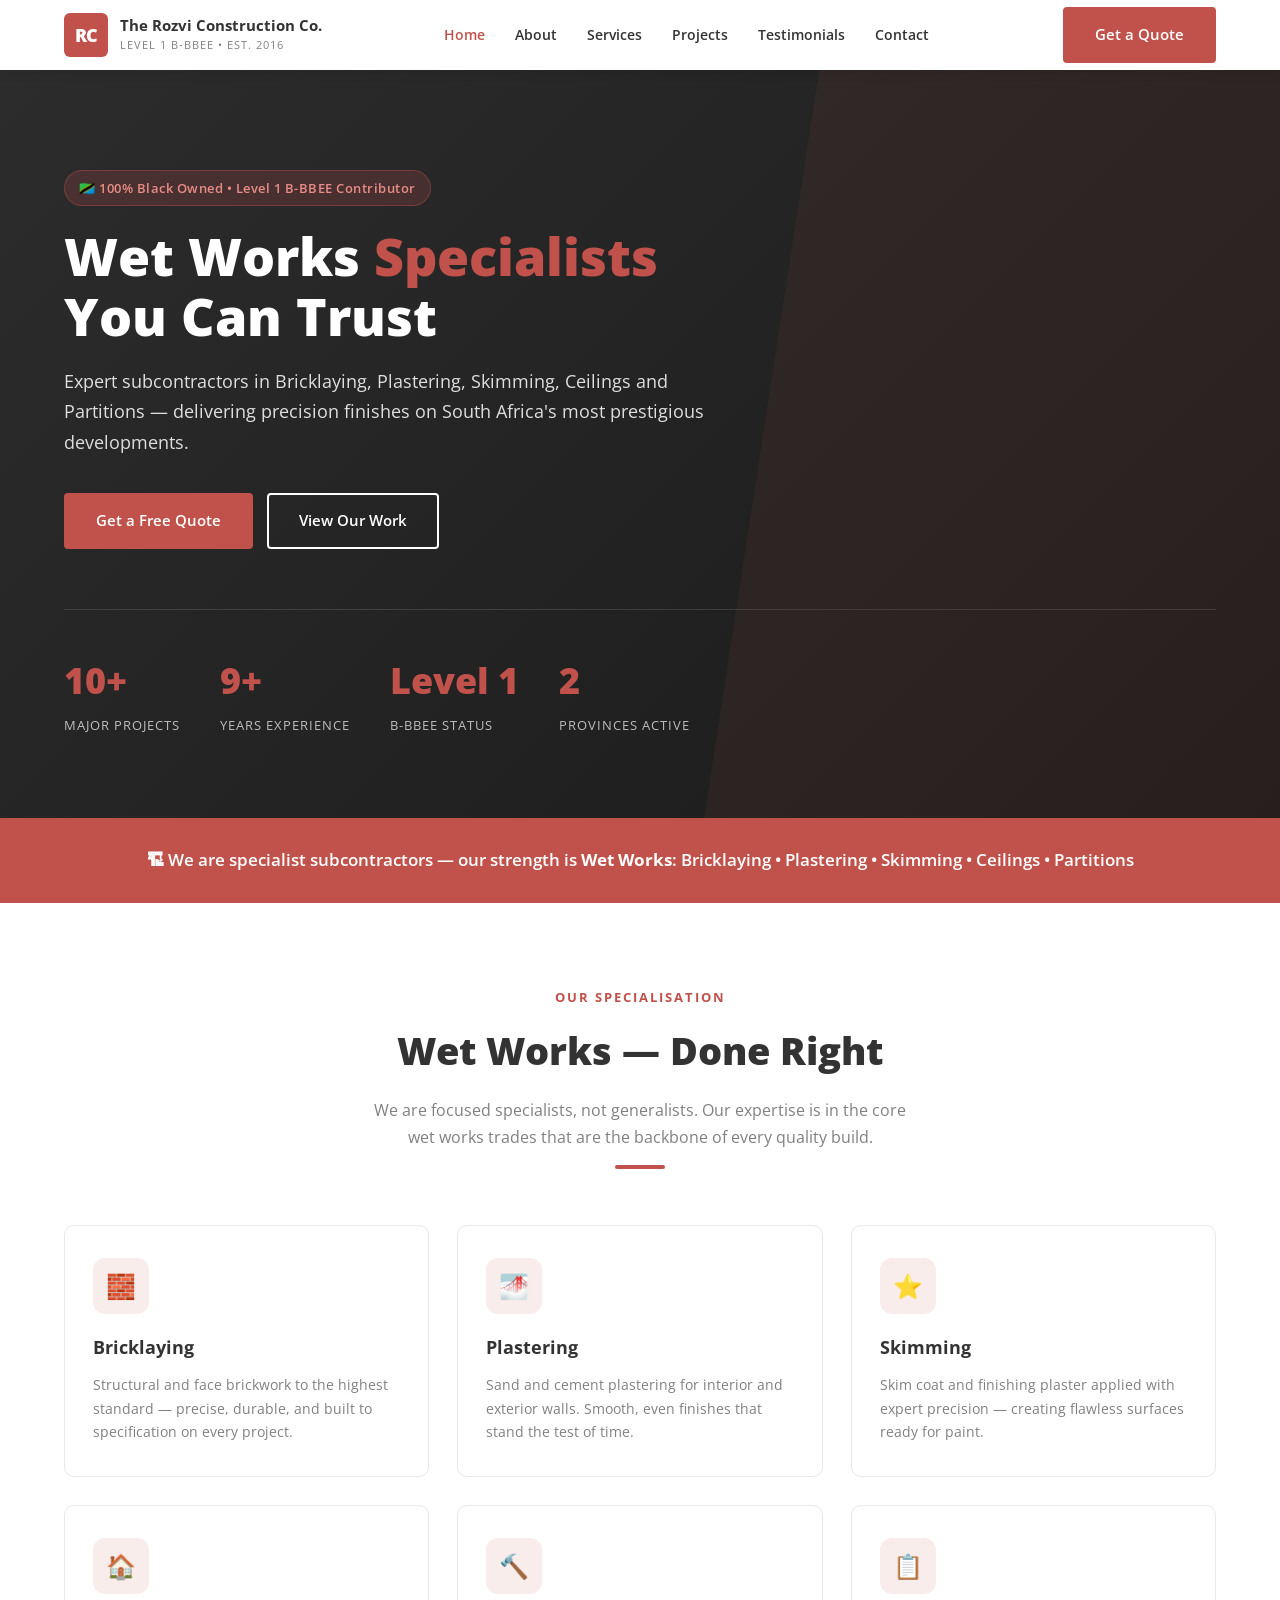
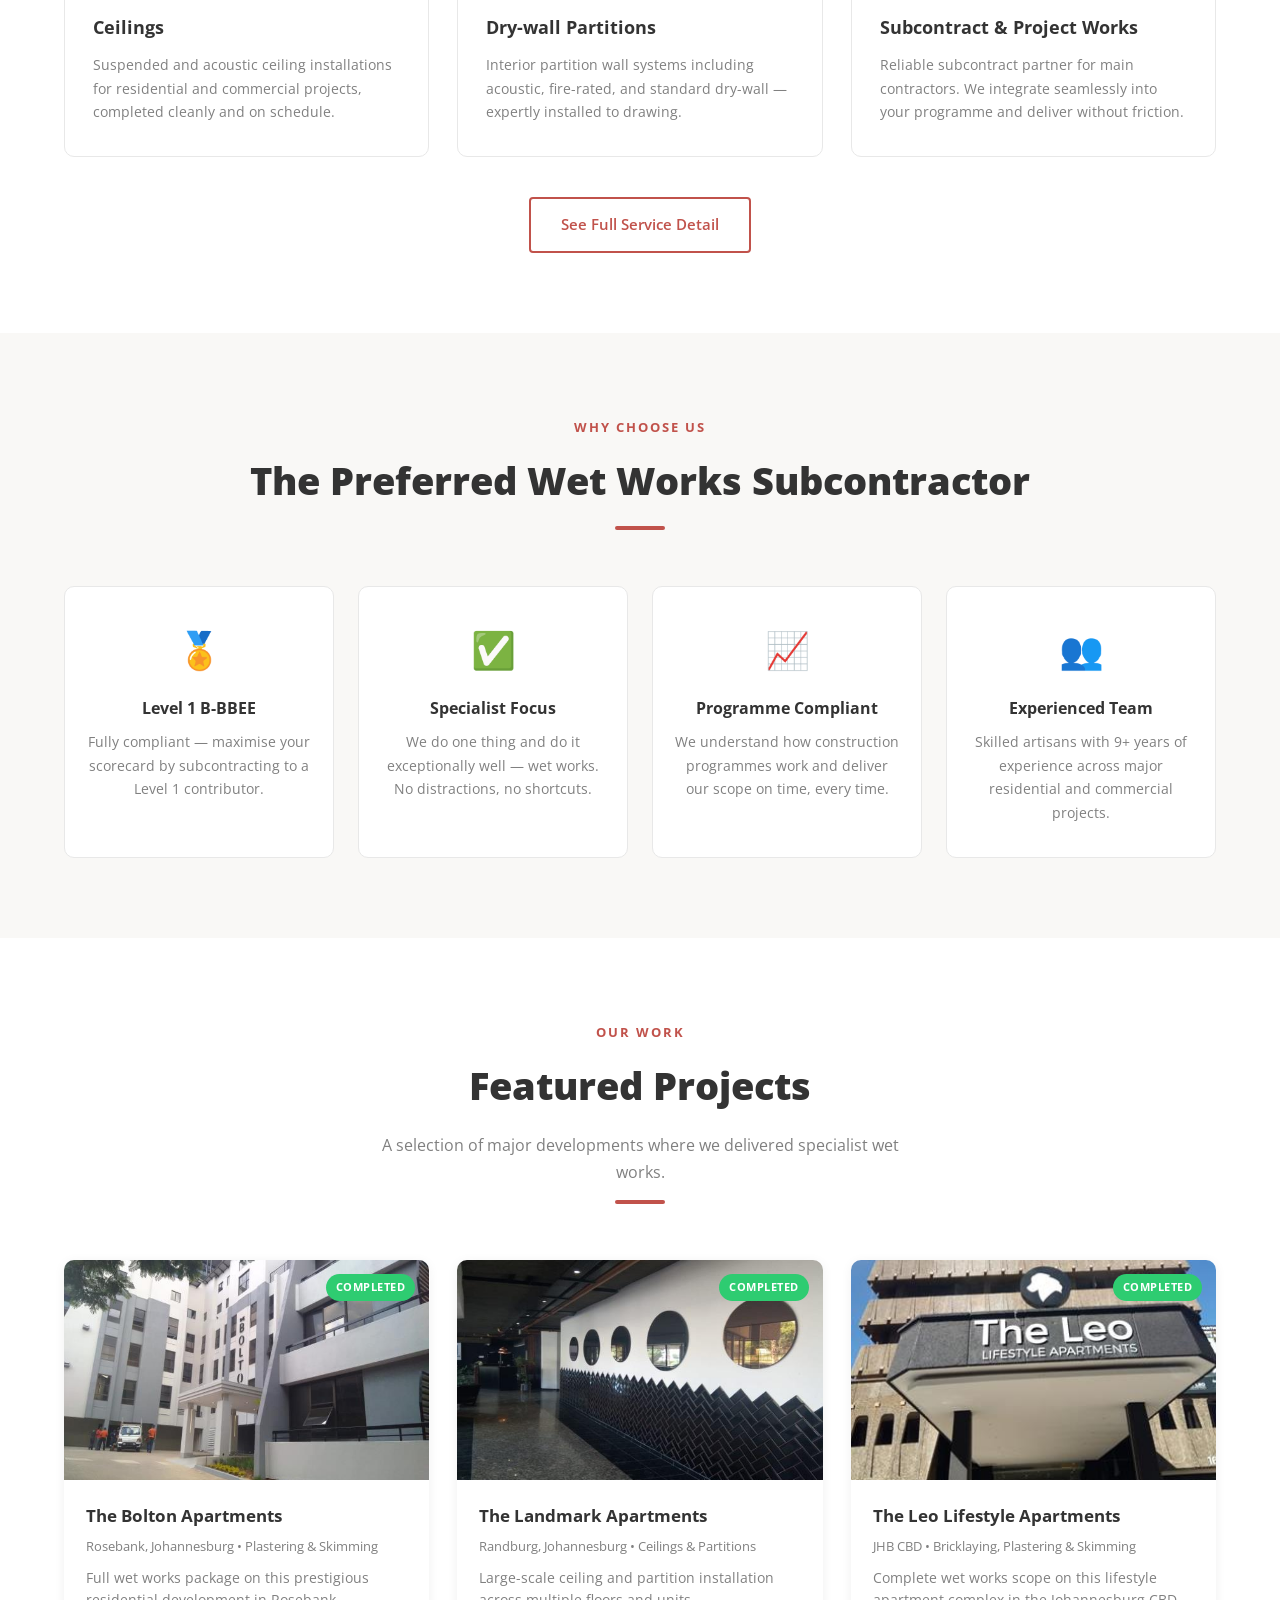
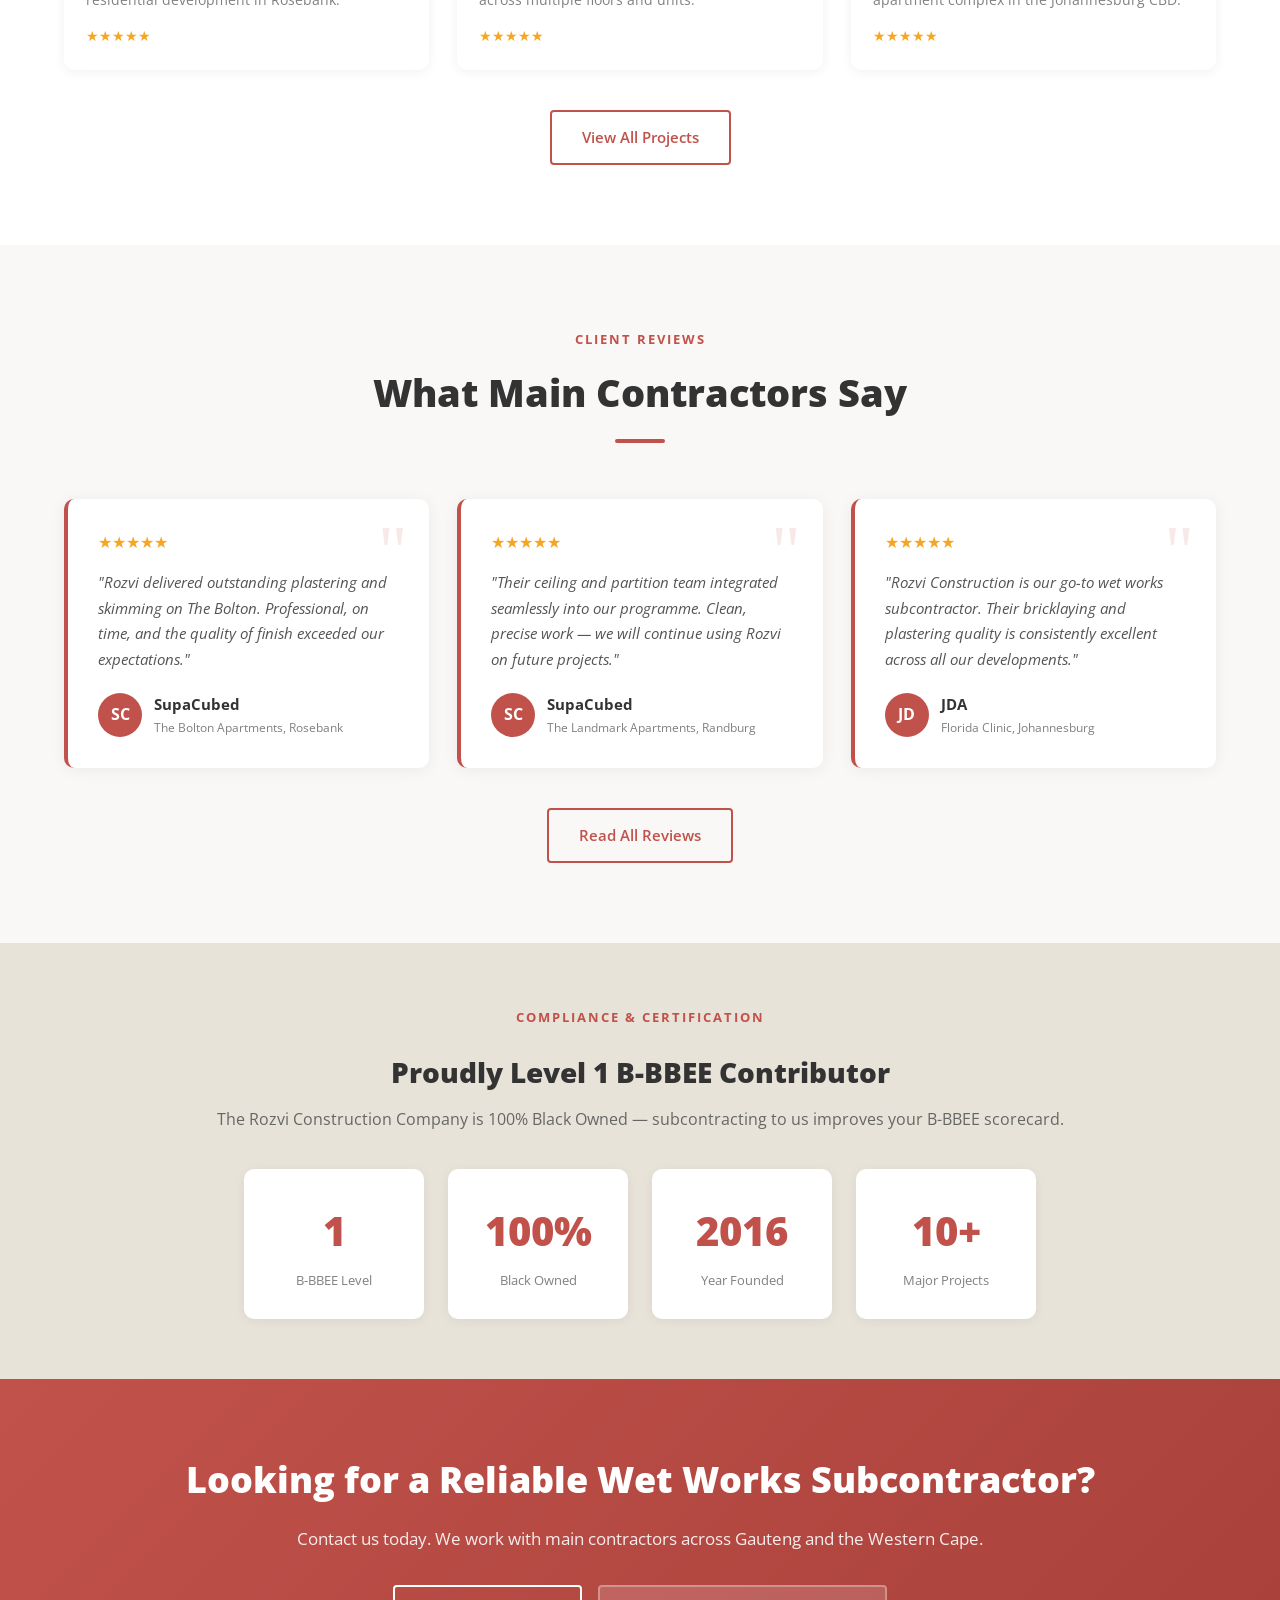
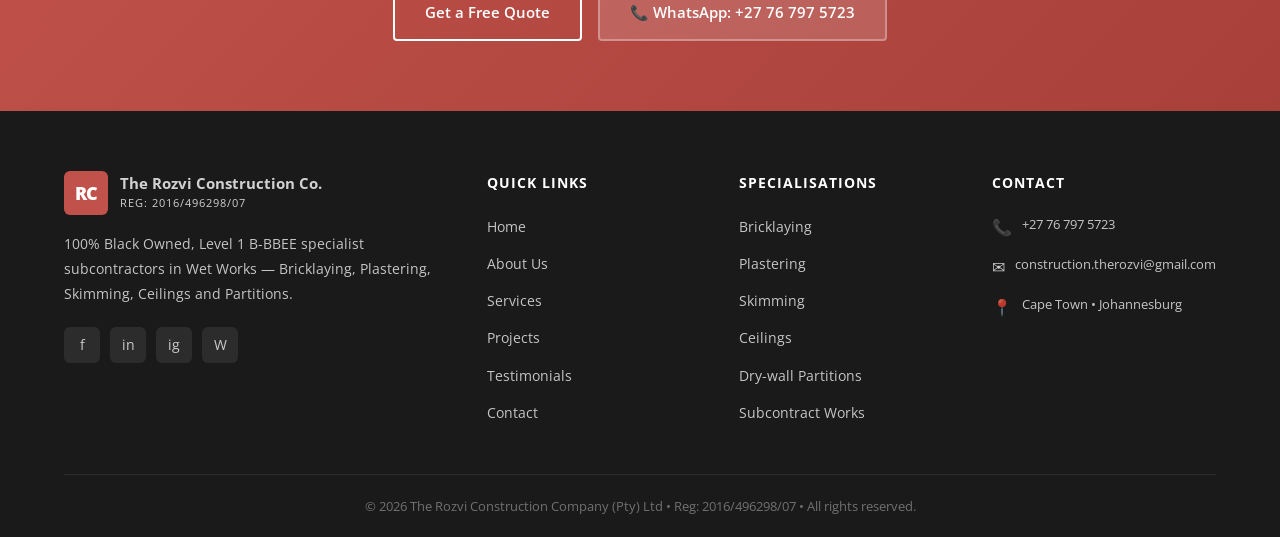
<file: index.html>
<!DOCTYPE html>
<html lang="en">
<head>
  <meta charset="UTF-8" />
  <meta name="viewport" content="width=device-width, initial-scale=1.0" />
  <title>The Rozvi Construction Company | Wet Works Specialists — Plastering, Skimming, Ceilings & Partitions</title>
  <meta name="description" content="Specialist subcontractors in Wet Works — Bricklaying, Plastering, Skimming, Ceilings and Partitions. Level 1 B-BBEE. Cape Town & Johannesburg." />
  <link rel="preconnect" href="https://fonts.googleapis.com" />
  <link href="https://fonts.googleapis.com/css2?family=Open+Sans:wght@400;600;700;800&display=swap" rel="stylesheet" />
  <link rel="stylesheet" href="assets/css/style.css" />
</head>
<body>

<header>
  <div class="container">
    <div class="nav-inner">
      <a href="index.html" class="logo">
        <div class="logo-icon">RC</div>
        <div class="logo-text">
          <strong>The Rozvi Construction Co.</strong>
          <span>Level 1 B-BBEE &bull; Est. 2016</span>
        </div>
      </a>
      <nav>
        <ul>
          <li><a href="index.html" class="active">Home</a></li>
          <li><a href="about.html">About</a></li>
          <li><a href="services.html">Services</a></li>
          <li><a href="projects.html">Projects</a></li>
          <li><a href="testimonials.html">Testimonials</a></li>
          <li><a href="contact.html">Contact</a></li>
        </ul>
      </nav>
      <a href="contact.html" class="btn btn-primary nav-cta">Get a Quote</a>
      <button class="hamburger" aria-label="Menu">
        <span></span><span></span><span></span>
      </button>
    </div>
  </div>
  <div class="mobile-nav">
    <ul>
      <li><a href="index.html">Home</a></li>
      <li><a href="about.html">About</a></li>
      <li><a href="services.html">Services</a></li>
      <li><a href="projects.html">Projects</a></li>
      <li><a href="testimonials.html">Testimonials</a></li>
      <li><a href="contact.html">Contact</a></li>
    </ul>
    <a href="contact.html" class="btn btn-primary">Get a Free Quote</a>
  </div>
</header>

<!-- ===== HERO ===== -->
<section class="hero">
  <div class="container">
    <div class="hero-content">
      <div class="hero-badge">&#127481;&#127487; 100% Black Owned &bull; Level 1 B-BBEE Contributor</div>
      <h1>Wet Works <span>Specialists</span> You Can Trust</h1>
      <p>Expert subcontractors in Bricklaying, Plastering, Skimming, Ceilings and Partitions — delivering precision finishes on South Africa's most prestigious developments.</p>
      <div class="hero-btns">
        <a href="contact.html" class="btn btn-primary">Get a Free Quote</a>
        <a href="projects.html" class="btn btn-outline">View Our Work</a>
      </div>
    </div>
    <div class="hero-stats">
      <div>
        <span class="stat-num">10+</span>
        <span class="stat-label">Major Projects</span>
      </div>
      <div>
        <span class="stat-num">9+</span>
        <span class="stat-label">Years Experience</span>
      </div>
      <div>
        <span class="stat-num">Level 1</span>
        <span class="stat-label">B-BBEE Status</span>
      </div>
      <div>
        <span class="stat-num">2</span>
        <span class="stat-label">Provinces Active</span>
      </div>
    </div>
  </div>
</section>

<!-- ===== SPECIALISATION BANNER ===== -->
<section style="background:var(--red); padding:28px 0;">
  <div class="container">
    <p style="color:white; text-align:center; font-size:17px; font-weight:600; margin:0;">
      &#127959; We are specialist subcontractors — our strength is <strong>Wet Works</strong>: Bricklaying &bull; Plastering &bull; Skimming &bull; Ceilings &bull; Partitions
    </p>
  </div>
</section>

<!-- ===== SERVICES OVERVIEW ===== -->
<section>
  <div class="container">
    <div class="section-header">
      <div class="section-tag">Our Specialisation</div>
      <h2>Wet Works — Done Right</h2>
      <p>We are focused specialists, not generalists. Our expertise is in the core wet works trades that are the backbone of every quality build.</p>
      <div class="divider"></div>
    </div>
    <div class="services-grid">
      <div class="service-card">
        <div class="service-icon">&#129521;</div>
        <h3>Bricklaying</h3>
        <p>Structural and face brickwork to the highest standard — precise, durable, and built to specification on every project.</p>
      </div>
      <div class="service-card">
        <div class="service-icon">&#127745;</div>
        <h3>Plastering</h3>
        <p>Sand and cement plastering for interior and exterior walls. Smooth, even finishes that stand the test of time.</p>
      </div>
      <div class="service-card">
        <div class="service-icon">&#11088;</div>
        <h3>Skimming</h3>
        <p>Skim coat and finishing plaster applied with expert precision — creating flawless surfaces ready for paint.</p>
      </div>
      <div class="service-card">
        <div class="service-icon">&#127968;</div>
        <h3>Ceilings</h3>
        <p>Suspended and acoustic ceiling installations for residential and commercial projects, completed cleanly and on schedule.</p>
      </div>
      <div class="service-card">
        <div class="service-icon">&#128296;</div>
        <h3>Dry-wall Partitions</h3>
        <p>Interior partition wall systems including acoustic, fire-rated, and standard dry-wall — expertly installed to drawing.</p>
      </div>
      <div class="service-card">
        <div class="service-icon">&#128203;</div>
        <h3>Subcontract &amp; Project Works</h3>
        <p>Reliable subcontract partner for main contractors. We integrate seamlessly into your programme and deliver without friction.</p>
      </div>
    </div>
    <div style="text-align:center; margin-top:40px;">
      <a href="services.html" class="btn btn-outline-dark">See Full Service Detail</a>
    </div>
  </div>
</section>

<!-- ===== WHY CHOOSE US ===== -->
<section class="section-alt">
  <div class="container">
    <div class="section-header">
      <div class="section-tag">Why Choose Us</div>
      <h2>The Preferred Wet Works Subcontractor</h2>
      <div class="divider"></div>
    </div>
    <div class="why-grid">
      <div class="why-item">
        <div class="icon">&#127941;</div>
        <h3>Level 1 B-BBEE</h3>
        <p>Fully compliant — maximise your scorecard by subcontracting to a Level 1 contributor.</p>
      </div>
      <div class="why-item">
        <div class="icon">&#9989;</div>
        <h3>Specialist Focus</h3>
        <p>We do one thing and do it exceptionally well — wet works. No distractions, no shortcuts.</p>
      </div>
      <div class="why-item">
        <div class="icon">&#128200;</div>
        <h3>Programme Compliant</h3>
        <p>We understand how construction programmes work and deliver our scope on time, every time.</p>
      </div>
      <div class="why-item">
        <div class="icon">&#128101;</div>
        <h3>Experienced Team</h3>
        <p>Skilled artisans with 9+ years of experience across major residential and commercial projects.</p>
      </div>
    </div>
  </div>
</section>

<!-- ===== FEATURED PROJECTS ===== -->
<section>
  <div class="container">
    <div class="section-header">
      <div class="section-tag">Our Work</div>
      <h2>Featured Projects</h2>
      <p>A selection of major developments where we delivered specialist wet works.</p>
      <div class="divider"></div>
    </div>
    <div class="projects-grid">
      <div class="project-card">
        <div class="project-img">
          <img src="assets/images/bolton_01.jpg" alt="The Bolton Apartments Rosebank" />
          <div class="project-badge badge-done">Completed</div>
        </div>
        <div class="project-info">
          <h3>The Bolton Apartments</h3>
          <div class="project-meta">Rosebank, Johannesburg &bull; Plastering &amp; Skimming</div>
          <p>Full wet works package on this prestigious residential development in Rosebank.</p>
          <div class="project-stars">&#9733;&#9733;&#9733;&#9733;&#9733;</div>
        </div>
      </div>
      <div class="project-card">
        <div class="project-img">
          <img src="assets/images/landmark_01.jpg" alt="The Landmark Apartments Randburg" />
          <div class="project-badge badge-done">Completed</div>
        </div>
        <div class="project-info">
          <h3>The Landmark Apartments</h3>
          <div class="project-meta">Randburg, Johannesburg &bull; Ceilings &amp; Partitions</div>
          <p>Large-scale ceiling and partition installation across multiple floors and units.</p>
          <div class="project-stars">&#9733;&#9733;&#9733;&#9733;&#9733;</div>
        </div>
      </div>
      <div class="project-card">
        <div class="project-img">
          <img src="assets/images/leo_01.jpg" alt="The Leo Lifestyle Apartments JHB CBD" />
          <div class="project-badge badge-done">Completed</div>
        </div>
        <div class="project-info">
          <h3>The Leo Lifestyle Apartments</h3>
          <div class="project-meta">JHB CBD &bull; Bricklaying, Plastering &amp; Skimming</div>
          <p>Complete wet works scope on this lifestyle apartment complex in the Johannesburg CBD.</p>
          <div class="project-stars">&#9733;&#9733;&#9733;&#9733;&#9733;</div>
        </div>
      </div>
    </div>
    <div style="text-align:center; margin-top:40px;">
      <a href="projects.html" class="btn btn-outline-dark">View All Projects</a>
    </div>
  </div>
</section>

<!-- ===== TESTIMONIALS SNIPPET ===== -->
<section class="section-alt">
  <div class="container">
    <div class="section-header">
      <div class="section-tag">Client Reviews</div>
      <h2>What Main Contractors Say</h2>
      <div class="divider"></div>
    </div>
    <div class="testimonials-grid">
      <div class="testimonial-card">
        <div class="t-stars">&#9733;&#9733;&#9733;&#9733;&#9733;</div>
        <p class="t-quote">"Rozvi delivered outstanding plastering and skimming on The Bolton. Professional, on time, and the quality of finish exceeded our expectations."</p>
        <div class="t-author">
          <div class="t-avatar">SC</div>
          <div>
            <div class="t-name">SupaCubed</div>
            <div class="t-project">The Bolton Apartments, Rosebank</div>
          </div>
        </div>
      </div>
      <div class="testimonial-card">
        <div class="t-stars">&#9733;&#9733;&#9733;&#9733;&#9733;</div>
        <p class="t-quote">"Their ceiling and partition team integrated seamlessly into our programme. Clean, precise work — we will continue using Rozvi on future projects."</p>
        <div class="t-author">
          <div class="t-avatar">SC</div>
          <div>
            <div class="t-name">SupaCubed</div>
            <div class="t-project">The Landmark Apartments, Randburg</div>
          </div>
        </div>
      </div>
      <div class="testimonial-card">
        <div class="t-stars">&#9733;&#9733;&#9733;&#9733;&#9733;</div>
        <p class="t-quote">"Rozvi Construction is our go-to wet works subcontractor. Their bricklaying and plastering quality is consistently excellent across all our developments."</p>
        <div class="t-author">
          <div class="t-avatar">JD</div>
          <div>
            <div class="t-name">JDA</div>
            <div class="t-project">Florida Clinic, Johannesburg</div>
          </div>
        </div>
      </div>
    </div>
    <div style="text-align:center; margin-top:40px;">
      <a href="testimonials.html" class="btn btn-outline-dark">Read All Reviews</a>
    </div>
  </div>
</section>

<!-- ===== B-BBEE ===== -->
<section class="bbee-section">
  <div class="container">
    <div class="section-tag">Compliance &amp; Certification</div>
    <h2 style="font-size:28px; font-weight:800; margin-top:10px;">Proudly Level 1 B-BBEE Contributor</h2>
    <p style="color:#666; margin-top:10px;">The Rozvi Construction Company is 100% Black Owned — subcontracting to us improves your B-BBEE scorecard.</p>
    <div class="bbee-cards">
      <div class="bbee-card">
        <div class="num">1</div>
        <div class="lbl">B-BBEE Level</div>
      </div>
      <div class="bbee-card">
        <div class="num">100%</div>
        <div class="lbl">Black Owned</div>
      </div>
      <div class="bbee-card">
        <div class="num">2016</div>
        <div class="lbl">Year Founded</div>
      </div>
      <div class="bbee-card">
        <div class="num">10+</div>
        <div class="lbl">Major Projects</div>
      </div>
    </div>
  </div>
</section>

<!-- ===== CTA ===== -->
<section class="cta-banner">
  <div class="container">
    <h2>Looking for a Reliable Wet Works Subcontractor?</h2>
    <p>Contact us today. We work with main contractors across Gauteng and the Western Cape.</p>
    <div style="display:flex; gap:16px; justify-content:center; flex-wrap:wrap;">
      <a href="contact.html" class="btn btn-outline">Get a Free Quote</a>
      <a href="https://wa.me/27767975723" class="btn" style="background:rgba(255,255,255,0.15); color:white; border:2px solid rgba(255,255,255,0.3);">&#128222; WhatsApp: +27 76 797 5723</a>
    </div>
  </div>
</section>

<!-- ===== FOOTER ===== -->
<footer>
  <div class="container">
    <div class="footer-grid">
      <div class="footer-brand">
        <div class="logo">
          <div class="logo-icon">RC</div>
          <div class="logo-text">
            <strong>The Rozvi Construction Co.</strong>
            <span>Reg: 2016/496298/07</span>
          </div>
        </div>
        <p>100% Black Owned, Level 1 B-BBEE specialist subcontractors in Wet Works — Bricklaying, Plastering, Skimming, Ceilings and Partitions.</p>
        <div class="footer-social">
          <div class="social-btn" title="Facebook">f</div>
          <div class="social-btn" title="LinkedIn">in</div>
          <div class="social-btn" title="Instagram">ig</div>
          <a href="https://wa.me/27767975723" class="social-btn" title="WhatsApp">W</a>
        </div>
      </div>
      <div class="footer-col">
        <h4>Quick Links</h4>
        <ul>
          <li><a href="index.html">Home</a></li>
          <li><a href="about.html">About Us</a></li>
          <li><a href="services.html">Services</a></li>
          <li><a href="projects.html">Projects</a></li>
          <li><a href="testimonials.html">Testimonials</a></li>
          <li><a href="contact.html">Contact</a></li>
        </ul>
      </div>
      <div class="footer-col">
        <h4>Specialisations</h4>
        <ul>
          <li><a href="services.html">Bricklaying</a></li>
          <li><a href="services.html">Plastering</a></li>
          <li><a href="services.html">Skimming</a></li>
          <li><a href="services.html">Ceilings</a></li>
          <li><a href="services.html">Dry-wall Partitions</a></li>
          <li><a href="services.html">Subcontract Works</a></li>
        </ul>
      </div>
      <div class="footer-col">
        <h4>Contact</h4>
        <div class="footer-contact-item">
          <span class="icon">&#128222;</span>
          <span>+27 76 797 5723</span>
        </div>
        <div class="footer-contact-item">
          <span class="icon">&#9993;</span>
          <span>construction.therozvi@gmail.com</span>
        </div>
        <div class="footer-contact-item">
          <span class="icon">&#128205;</span>
          <span>Cape Town &bull; Johannesburg</span>
        </div>
      </div>
    </div>
    <div class="footer-bottom">
      <p>&copy; 2026 The Rozvi Construction Company (Pty) Ltd &bull; Reg: 2016/496298/07 &bull; All rights reserved.</p>
    </div>
  </div>
</footer>

<script src="assets/js/main.js"></script>
</body>
</html>
</file>
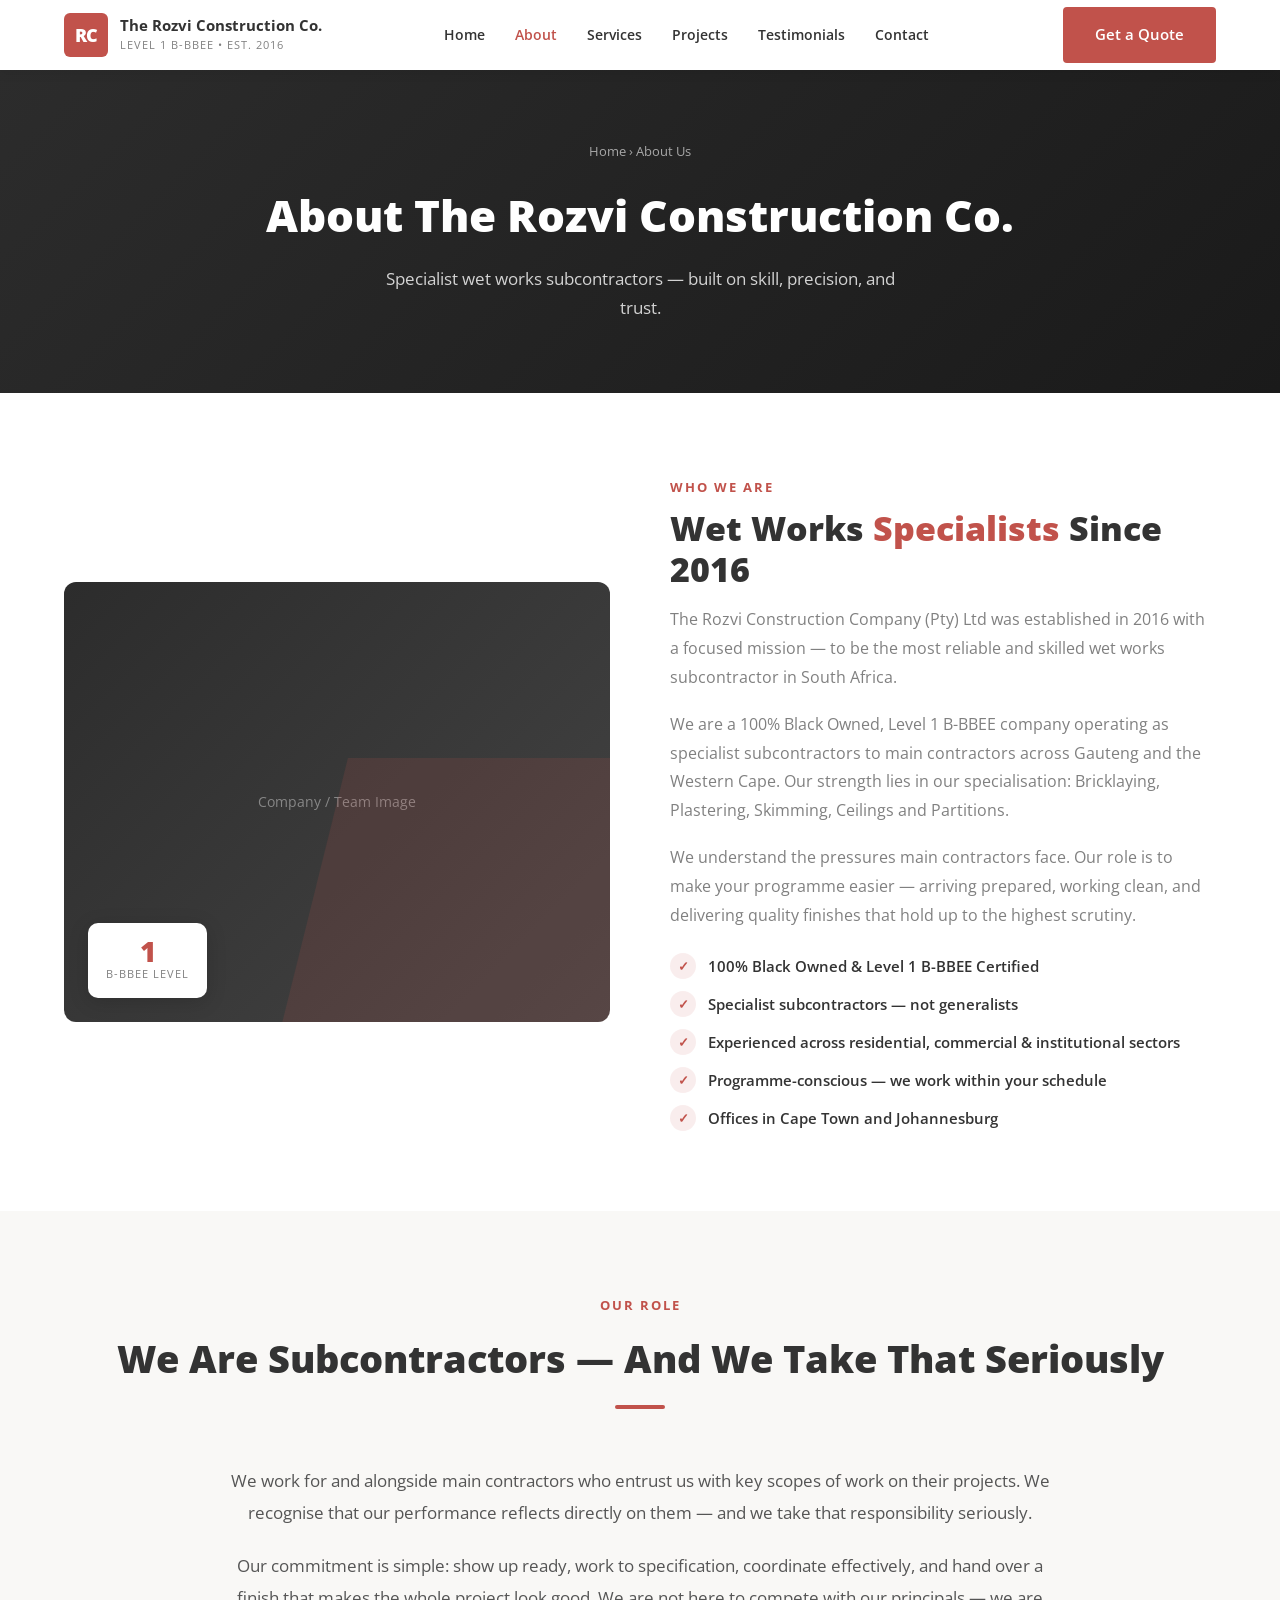
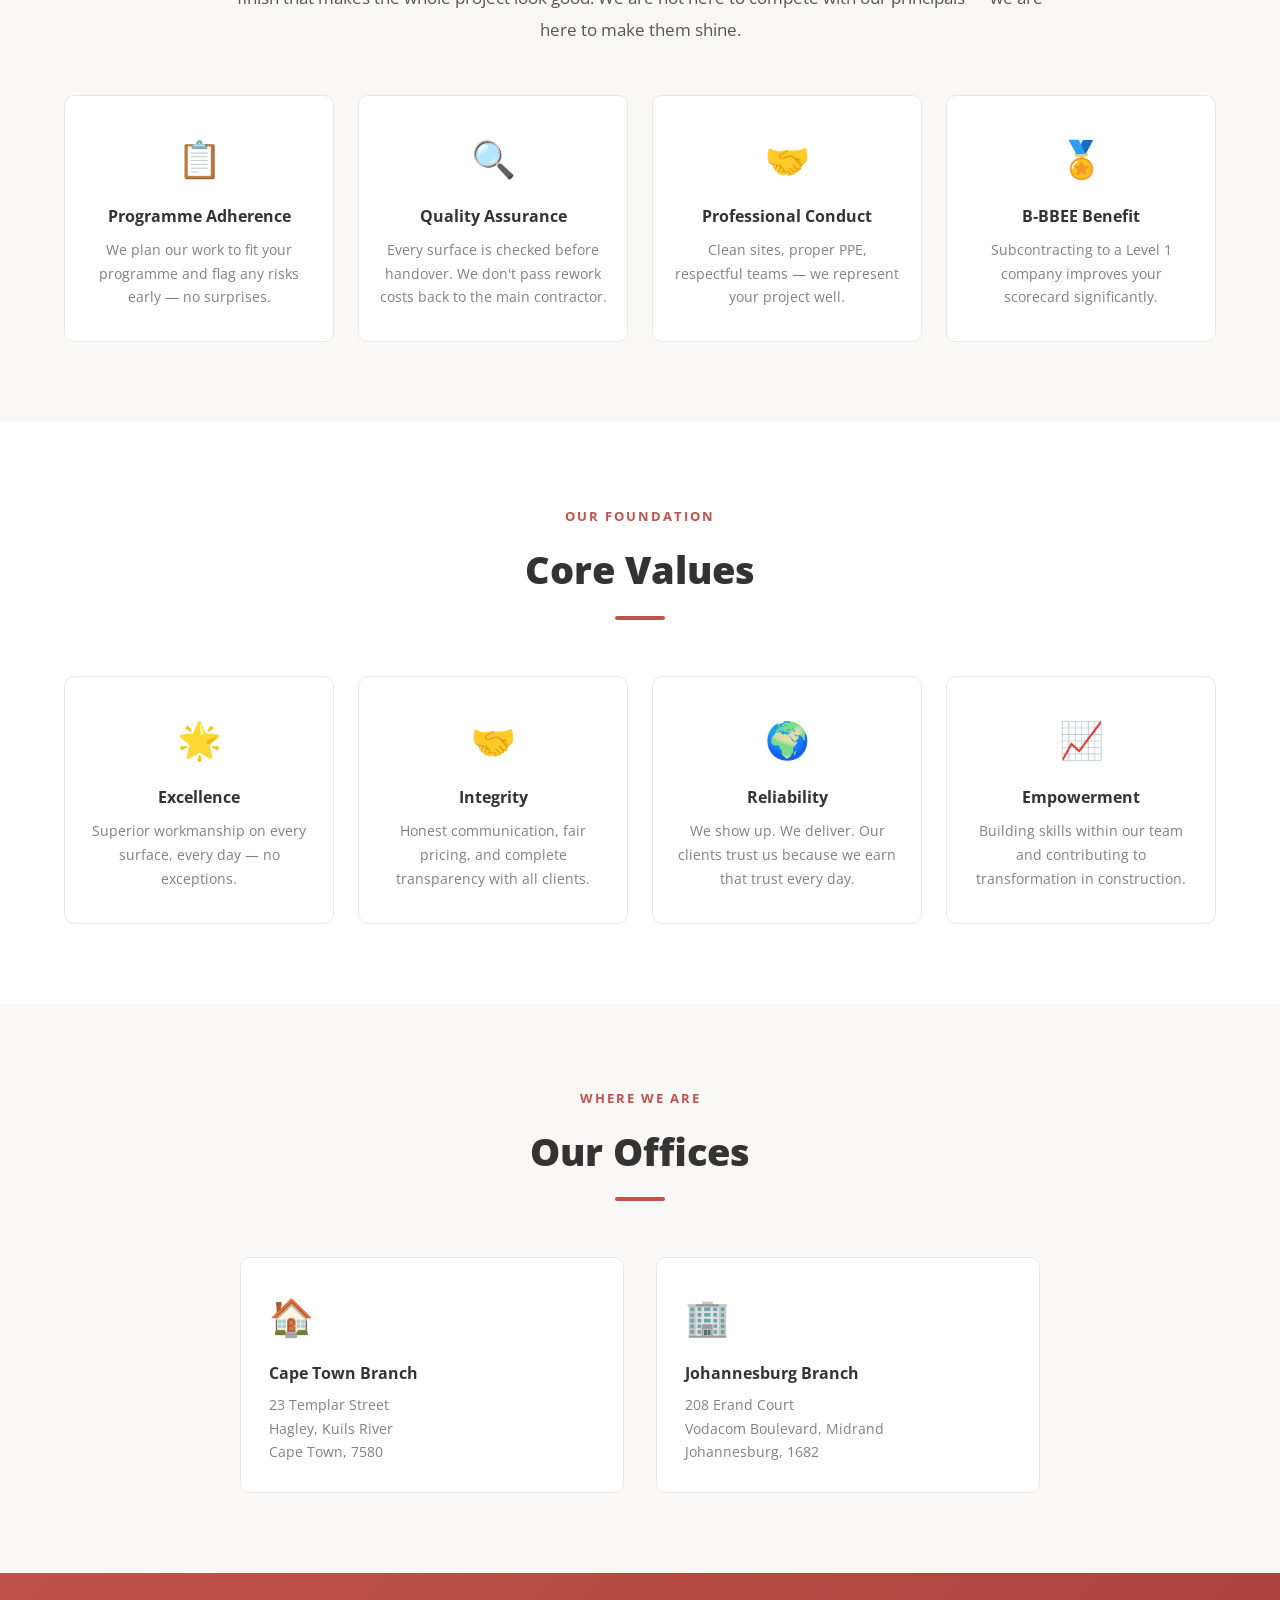
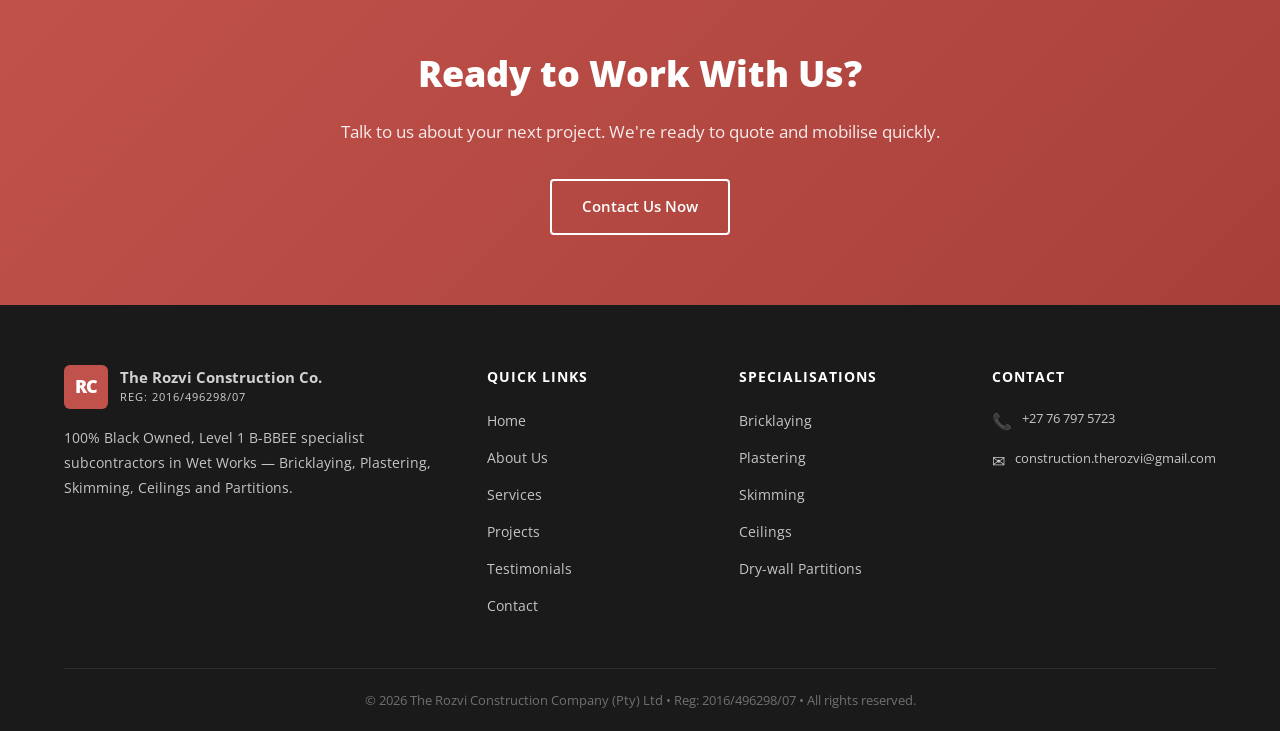
<file: about.html>
<!DOCTYPE html>
<html lang="en">
<head>
  <meta charset="UTF-8" />
  <meta name="viewport" content="width=device-width, initial-scale=1.0" />
  <title>About Us | The Rozvi Construction Company</title>
  <meta name="description" content="The Rozvi Construction Company — 100% Black Owned, Level 1 B-BBEE specialist subcontractors in Wet Works across South Africa." />
  <link rel="preconnect" href="https://fonts.googleapis.com" />
  <link href="https://fonts.googleapis.com/css2?family=Open+Sans:wght@400;600;700;800&display=swap" rel="stylesheet" />
  <link rel="stylesheet" href="assets/css/style.css" />
</head>
<body>

<header>
  <div class="container">
    <div class="nav-inner">
      <a href="index.html" class="logo">
        <div class="logo-icon">RC</div>
        <div class="logo-text">
          <strong>The Rozvi Construction Co.</strong>
          <span>Level 1 B-BBEE &bull; Est. 2016</span>
        </div>
      </a>
      <nav>
        <ul>
          <li><a href="index.html">Home</a></li>
          <li><a href="about.html" class="active">About</a></li>
          <li><a href="services.html">Services</a></li>
          <li><a href="projects.html">Projects</a></li>
          <li><a href="testimonials.html">Testimonials</a></li>
          <li><a href="contact.html">Contact</a></li>
        </ul>
      </nav>
      <a href="contact.html" class="btn btn-primary nav-cta">Get a Quote</a>
      <button class="hamburger" aria-label="Menu"><span></span><span></span><span></span></button>
    </div>
  </div>
  <div class="mobile-nav">
    <ul>
      <li><a href="index.html">Home</a></li>
      <li><a href="about.html">About</a></li>
      <li><a href="services.html">Services</a></li>
      <li><a href="projects.html">Projects</a></li>
      <li><a href="testimonials.html">Testimonials</a></li>
      <li><a href="contact.html">Contact</a></li>
    </ul>
    <a href="contact.html" class="btn btn-primary">Get a Free Quote</a>
  </div>
</header>

<section class="page-hero">
  <div class="container">
    <div class="breadcrumb"><a href="index.html">Home</a> &rsaquo; About Us</div>
    <h1>About The Rozvi Construction Co.</h1>
    <p>Specialist wet works subcontractors — built on skill, precision, and trust.</p>
  </div>
</section>

<!-- ABOUT MAIN -->
<section>
  <div class="container">
    <div class="about-grid">
      <div class="about-visual">
        <span>Company / Team Image</span>
        <div class="bbee-badge">
          <div class="level">1</div>
          <div class="label">B-BBEE Level</div>
        </div>
      </div>
      <div class="about-text">
        <div class="section-tag">Who We Are</div>
        <h2>Wet Works <span>Specialists</span> Since 2016</h2>
        <p>The Rozvi Construction Company (Pty) Ltd was established in 2016 with a focused mission — to be the most reliable and skilled wet works subcontractor in South Africa.</p>
        <p>We are a 100% Black Owned, Level 1 B-BBEE company operating as specialist subcontractors to main contractors across Gauteng and the Western Cape. Our strength lies in our specialisation: Bricklaying, Plastering, Skimming, Ceilings and Partitions.</p>
        <p>We understand the pressures main contractors face. Our role is to make your programme easier — arriving prepared, working clean, and delivering quality finishes that hold up to the highest scrutiny.</p>
        <div class="about-values">
          <div class="value-item">100% Black Owned &amp; Level 1 B-BBEE Certified</div>
          <div class="value-item">Specialist subcontractors — not generalists</div>
          <div class="value-item">Experienced across residential, commercial &amp; institutional sectors</div>
          <div class="value-item">Programme-conscious — we work within your schedule</div>
          <div class="value-item">Offices in Cape Town and Johannesburg</div>
        </div>
      </div>
    </div>
  </div>
</section>

<!-- SUBCONTRACTOR SECTION -->
<section class="section-alt">
  <div class="container">
    <div class="section-header">
      <div class="section-tag">Our Role</div>
      <h2>We Are Subcontractors — And We Take That Seriously</h2>
      <div class="divider"></div>
    </div>
    <div style="max-width:820px; margin:0 auto; text-align:center;">
      <p style="color:#555; font-size:17px; line-height:1.9; margin-bottom:20px;">We work for and alongside main contractors who entrust us with key scopes of work on their projects. We recognise that our performance reflects directly on them — and we take that responsibility seriously.</p>
      <p style="color:#555; font-size:17px; line-height:1.9;">Our commitment is simple: show up ready, work to specification, coordinate effectively, and hand over a finish that makes the whole project look good. We are not here to compete with our principals — we are here to make them shine.</p>
    </div>
    <div class="why-grid" style="margin-top:48px;">
      <div class="why-item">
        <div class="icon">&#128203;</div>
        <h3>Programme Adherence</h3>
        <p>We plan our work to fit your programme and flag any risks early — no surprises.</p>
      </div>
      <div class="why-item">
        <div class="icon">&#128269;</div>
        <h3>Quality Assurance</h3>
        <p>Every surface is checked before handover. We don't pass rework costs back to the main contractor.</p>
      </div>
      <div class="why-item">
        <div class="icon">&#129309;</div>
        <h3>Professional Conduct</h3>
        <p>Clean sites, proper PPE, respectful teams — we represent your project well.</p>
      </div>
      <div class="why-item">
        <div class="icon">&#127941;</div>
        <h3>B-BBEE Benefit</h3>
        <p>Subcontracting to a Level 1 company improves your scorecard significantly.</p>
      </div>
    </div>
  </div>
</section>

<!-- VALUES -->
<section>
  <div class="container">
    <div class="section-header">
      <div class="section-tag">Our Foundation</div>
      <h2>Core Values</h2>
      <div class="divider"></div>
    </div>
    <div class="why-grid">
      <div class="why-item">
        <div class="icon">&#127775;</div>
        <h3>Excellence</h3>
        <p>Superior workmanship on every surface, every day — no exceptions.</p>
      </div>
      <div class="why-item">
        <div class="icon">&#129309;</div>
        <h3>Integrity</h3>
        <p>Honest communication, fair pricing, and complete transparency with all clients.</p>
      </div>
      <div class="why-item">
        <div class="icon">&#127757;</div>
        <h3>Reliability</h3>
        <p>We show up. We deliver. Our clients trust us because we earn that trust every day.</p>
      </div>
      <div class="why-item">
        <div class="icon">&#128200;</div>
        <h3>Empowerment</h3>
        <p>Building skills within our team and contributing to transformation in construction.</p>
      </div>
    </div>
  </div>
</section>

<!-- LOCATIONS -->
<section class="section-alt">
  <div class="container">
    <div class="section-header">
      <div class="section-tag">Where We Are</div>
      <h2>Our Offices</h2>
      <div class="divider"></div>
    </div>
    <div style="display:grid; grid-template-columns:1fr 1fr; gap:32px; max-width:800px; margin:0 auto;">
      <div class="why-item" style="text-align:left; padding:28px;">
        <div class="icon" style="margin-bottom:12px;">&#127968;</div>
        <h3 style="margin-bottom:6px;">Cape Town Branch</h3>
        <p>23 Templar Street<br/>Hagley, Kuils River<br/>Cape Town, 7580</p>
      </div>
      <div class="why-item" style="text-align:left; padding:28px;">
        <div class="icon" style="margin-bottom:12px;">&#127970;</div>
        <h3 style="margin-bottom:6px;">Johannesburg Branch</h3>
        <p>208 Erand Court<br/>Vodacom Boulevard, Midrand<br/>Johannesburg, 1682</p>
      </div>
    </div>
  </div>
</section>

<section class="cta-banner">
  <div class="container">
    <h2>Ready to Work With Us?</h2>
    <p>Talk to us about your next project. We're ready to quote and mobilise quickly.</p>
    <a href="contact.html" class="btn btn-outline">Contact Us Now</a>
  </div>
</section>

<footer>
  <div class="container">
    <div class="footer-grid">
      <div class="footer-brand">
        <div class="logo">
          <div class="logo-icon">RC</div>
          <div class="logo-text">
            <strong>The Rozvi Construction Co.</strong>
            <span>Reg: 2016/496298/07</span>
          </div>
        </div>
        <p>100% Black Owned, Level 1 B-BBEE specialist subcontractors in Wet Works — Bricklaying, Plastering, Skimming, Ceilings and Partitions.</p>
      </div>
      <div class="footer-col">
        <h4>Quick Links</h4>
        <ul>
          <li><a href="index.html">Home</a></li>
          <li><a href="about.html">About Us</a></li>
          <li><a href="services.html">Services</a></li>
          <li><a href="projects.html">Projects</a></li>
          <li><a href="testimonials.html">Testimonials</a></li>
          <li><a href="contact.html">Contact</a></li>
        </ul>
      </div>
      <div class="footer-col">
        <h4>Specialisations</h4>
        <ul>
          <li><a href="services.html">Bricklaying</a></li>
          <li><a href="services.html">Plastering</a></li>
          <li><a href="services.html">Skimming</a></li>
          <li><a href="services.html">Ceilings</a></li>
          <li><a href="services.html">Dry-wall Partitions</a></li>
        </ul>
      </div>
      <div class="footer-col">
        <h4>Contact</h4>
        <div class="footer-contact-item">
          <span class="icon">&#128222;</span>
          <span>+27 76 797 5723</span>
        </div>
        <div class="footer-contact-item">
          <span class="icon">&#9993;</span>
          <span>construction.therozvi@gmail.com</span>
        </div>
      </div>
    </div>
    <div class="footer-bottom">
      <p>&copy; 2026 The Rozvi Construction Company (Pty) Ltd &bull; Reg: 2016/496298/07 &bull; All rights reserved.</p>
    </div>
  </div>
</footer>

<script src="assets/js/main.js"></script>
</body>
</html>
</file>
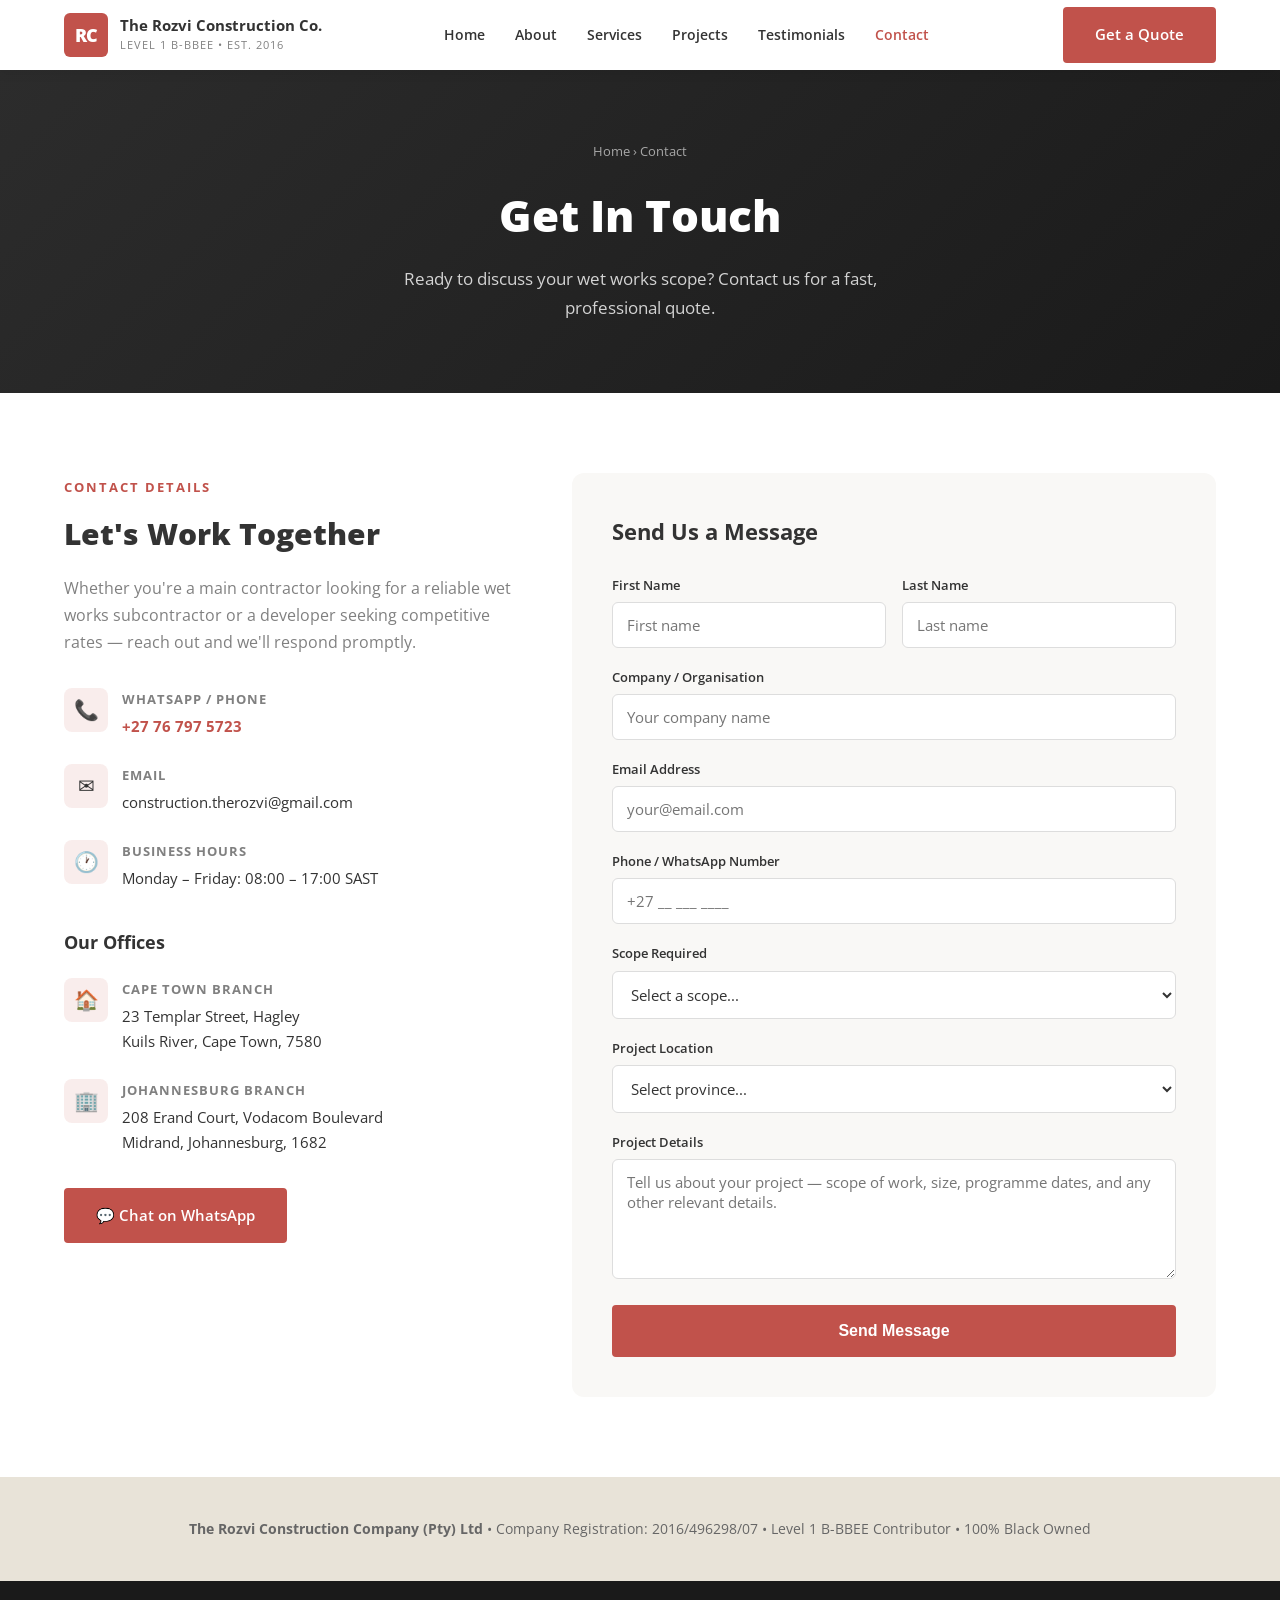
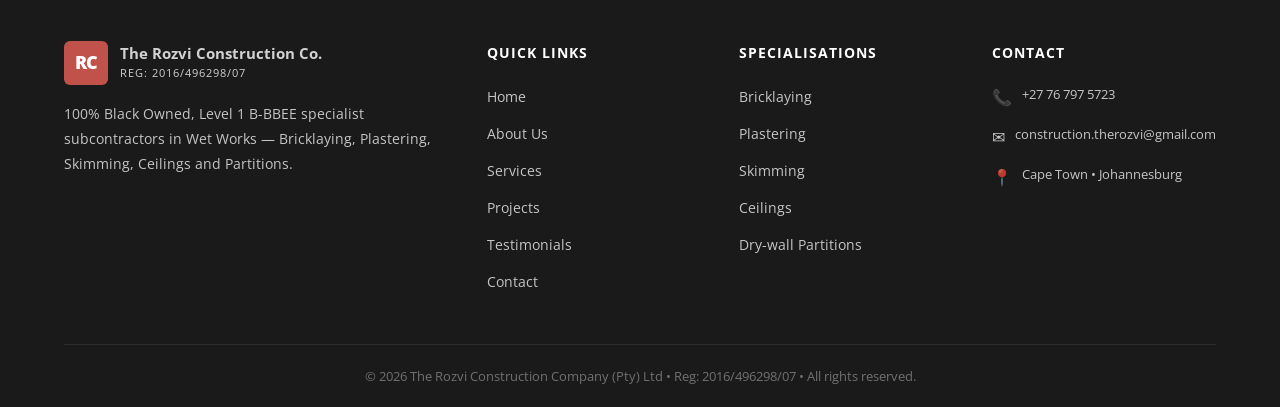
<file: contact.html>
<!DOCTYPE html>
<html lang="en">
<head>
  <meta charset="UTF-8" />
  <meta name="viewport" content="width=device-width, initial-scale=1.0" />
  <title>Contact Us | The Rozvi Construction Company</title>
  <meta name="description" content="Contact The Rozvi Construction Company. WhatsApp +27 76 797 5723. Offices in Cape Town and Johannesburg." />
  <link rel="preconnect" href="https://fonts.googleapis.com" />
  <link href="https://fonts.googleapis.com/css2?family=Open+Sans:wght@400;600;700;800&display=swap" rel="stylesheet" />
  <link rel="stylesheet" href="assets/css/style.css" />
</head>
<body>

<header>
  <div class="container">
    <div class="nav-inner">
      <a href="index.html" class="logo">
        <div class="logo-icon">RC</div>
        <div class="logo-text">
          <strong>The Rozvi Construction Co.</strong>
          <span>Level 1 B-BBEE &bull; Est. 2016</span>
        </div>
      </a>
      <nav>
        <ul>
          <li><a href="index.html">Home</a></li>
          <li><a href="about.html">About</a></li>
          <li><a href="services.html">Services</a></li>
          <li><a href="projects.html">Projects</a></li>
          <li><a href="testimonials.html">Testimonials</a></li>
          <li><a href="contact.html" class="active">Contact</a></li>
        </ul>
      </nav>
      <a href="contact.html" class="btn btn-primary nav-cta">Get a Quote</a>
      <button class="hamburger" aria-label="Menu"><span></span><span></span><span></span></button>
    </div>
  </div>
  <div class="mobile-nav">
    <ul>
      <li><a href="index.html">Home</a></li>
      <li><a href="about.html">About</a></li>
      <li><a href="services.html">Services</a></li>
      <li><a href="projects.html">Projects</a></li>
      <li><a href="testimonials.html">Testimonials</a></li>
      <li><a href="contact.html">Contact</a></li>
    </ul>
    <a href="contact.html" class="btn btn-primary">Get a Free Quote</a>
  </div>
</header>

<section class="page-hero">
  <div class="container">
    <div class="breadcrumb"><a href="index.html">Home</a> &rsaquo; Contact</div>
    <h1>Get In Touch</h1>
    <p>Ready to discuss your wet works scope? Contact us for a fast, professional quote.</p>
  </div>
</section>

<section>
  <div class="container">
    <div class="contact-grid">
      <div class="contact-info">
        <div class="section-tag">Contact Details</div>
        <h2>Let's Work Together</h2>
        <p>Whether you're a main contractor looking for a reliable wet works subcontractor or a developer seeking competitive rates — reach out and we'll respond promptly.</p>

        <div class="contact-item">
          <div class="icon">&#128222;</div>
          <div>
            <h4>WhatsApp / Phone</h4>
            <p><a href="https://wa.me/27767975723" style="color:var(--red); font-weight:700;">+27 76 797 5723</a></p>
          </div>
        </div>
        <div class="contact-item">
          <div class="icon">&#9993;</div>
          <div>
            <h4>Email</h4>
            <p>construction.therozvi@gmail.com</p>
          </div>
        </div>
        <div class="contact-item">
          <div class="icon">&#128336;</div>
          <div>
            <h4>Business Hours</h4>
            <p>Monday – Friday: 08:00 – 17:00 SAST</p>
          </div>
        </div>

        <div style="margin-top:36px;">
          <h3 style="font-size:18px; font-weight:700; margin-bottom:20px;">Our Offices</h3>
          <div class="contact-item">
            <div class="icon">&#127968;</div>
            <div>
              <h4>Cape Town Branch</h4>
              <p>23 Templar Street, Hagley<br/>Kuils River, Cape Town, 7580</p>
            </div>
          </div>
          <div class="contact-item">
            <div class="icon">&#127970;</div>
            <div>
              <h4>Johannesburg Branch</h4>
              <p>208 Erand Court, Vodacom Boulevard<br/>Midrand, Johannesburg, 1682</p>
            </div>
          </div>
        </div>

        <div style="margin-top:32px;">
          <a href="https://wa.me/27767975723" class="btn btn-primary" style="display:inline-flex; align-items:center; gap:8px;">
            &#128172; Chat on WhatsApp
          </a>
        </div>
      </div>

      <div class="contact-form">
        <h3>Send Us a Message</h3>
        <form id="contactForm">
          <div class="form-row">
            <div class="form-group">
              <label for="fname">First Name</label>
              <input type="text" id="fname" placeholder="First name" required />
            </div>
            <div class="form-group">
              <label for="lname">Last Name</label>
              <input type="text" id="lname" placeholder="Last name" required />
            </div>
          </div>
          <div class="form-group">
            <label for="company">Company / Organisation</label>
            <input type="text" id="company" placeholder="Your company name" />
          </div>
          <div class="form-group">
            <label for="email">Email Address</label>
            <input type="email" id="email" placeholder="your@email.com" required />
          </div>
          <div class="form-group">
            <label for="phone">Phone / WhatsApp Number</label>
            <input type="tel" id="phone" placeholder="+27 __ ___ ____" />
          </div>
          <div class="form-group">
            <label for="service">Scope Required</label>
            <select id="service">
              <option value="">Select a scope...</option>
              <option>Bricklaying</option>
              <option>Plastering</option>
              <option>Skimming</option>
              <option>Ceilings</option>
              <option>Dry-wall Partitions</option>
              <option>Full Wet Works Package</option>
              <option>Other / Not Sure</option>
            </select>
          </div>
          <div class="form-group">
            <label for="location">Project Location</label>
            <select id="location">
              <option value="">Select province...</option>
              <option>Western Cape</option>
              <option>Gauteng</option>
              <option>KwaZulu-Natal</option>
              <option>Eastern Cape</option>
              <option>Other</option>
            </select>
          </div>
          <div class="form-group">
            <label for="message">Project Details</label>
            <textarea id="message" placeholder="Tell us about your project — scope of work, size, programme dates, and any other relevant details." required></textarea>
          </div>
          <button type="submit" class="btn btn-primary" style="width:100%; font-size:16px; padding:15px;">Send Message</button>
        </form>
      </div>
    </div>
  </div>
</section>

<section style="padding:40px 0; background:var(--cream); text-align:center;">
  <div class="container">
    <p style="color:#666; font-size:14px;">
      <strong>The Rozvi Construction Company (Pty) Ltd</strong> &bull;
      Company Registration: 2016/496298/07 &bull;
      Level 1 B-BBEE Contributor &bull;
      100% Black Owned
    </p>
  </div>
</section>

<footer>
  <div class="container">
    <div class="footer-grid">
      <div class="footer-brand">
        <div class="logo">
          <div class="logo-icon">RC</div>
          <div class="logo-text">
            <strong>The Rozvi Construction Co.</strong>
            <span>Reg: 2016/496298/07</span>
          </div>
        </div>
        <p>100% Black Owned, Level 1 B-BBEE specialist subcontractors in Wet Works — Bricklaying, Plastering, Skimming, Ceilings and Partitions.</p>
      </div>
      <div class="footer-col">
        <h4>Quick Links</h4>
        <ul>
          <li><a href="index.html">Home</a></li>
          <li><a href="about.html">About Us</a></li>
          <li><a href="services.html">Services</a></li>
          <li><a href="projects.html">Projects</a></li>
          <li><a href="testimonials.html">Testimonials</a></li>
          <li><a href="contact.html">Contact</a></li>
        </ul>
      </div>
      <div class="footer-col">
        <h4>Specialisations</h4>
        <ul>
          <li><a href="services.html">Bricklaying</a></li>
          <li><a href="services.html">Plastering</a></li>
          <li><a href="services.html">Skimming</a></li>
          <li><a href="services.html">Ceilings</a></li>
          <li><a href="services.html">Dry-wall Partitions</a></li>
        </ul>
      </div>
      <div class="footer-col">
        <h4>Contact</h4>
        <div class="footer-contact-item">
          <span class="icon">&#128222;</span>
          <span>+27 76 797 5723</span>
        </div>
        <div class="footer-contact-item">
          <span class="icon">&#9993;</span>
          <span>construction.therozvi@gmail.com</span>
        </div>
        <div class="footer-contact-item">
          <span class="icon">&#128205;</span>
          <span>Cape Town &bull; Johannesburg</span>
        </div>
      </div>
    </div>
    <div class="footer-bottom">
      <p>&copy; 2026 The Rozvi Construction Company (Pty) Ltd &bull; Reg: 2016/496298/07 &bull; All rights reserved.</p>
    </div>
  </div>
</footer>

<script src="assets/js/main.js"></script>
</body>
</html>
</file>
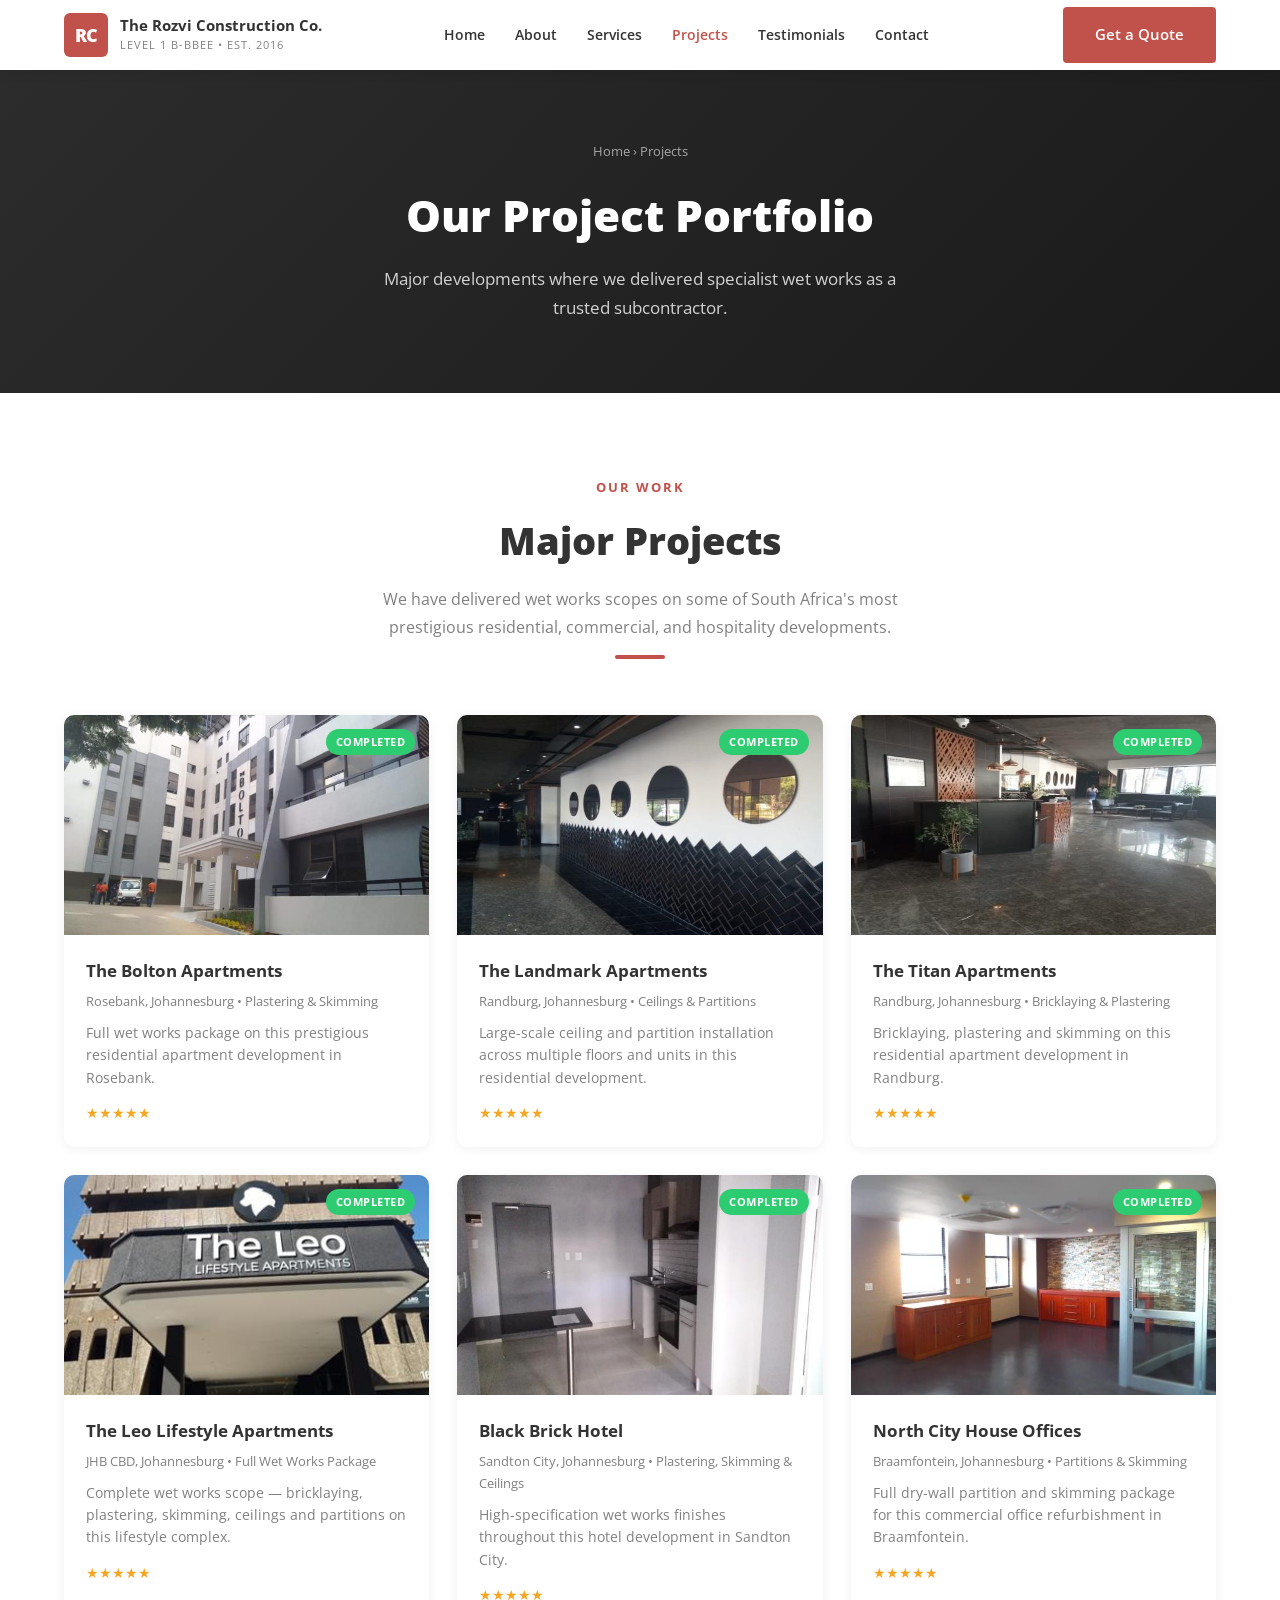
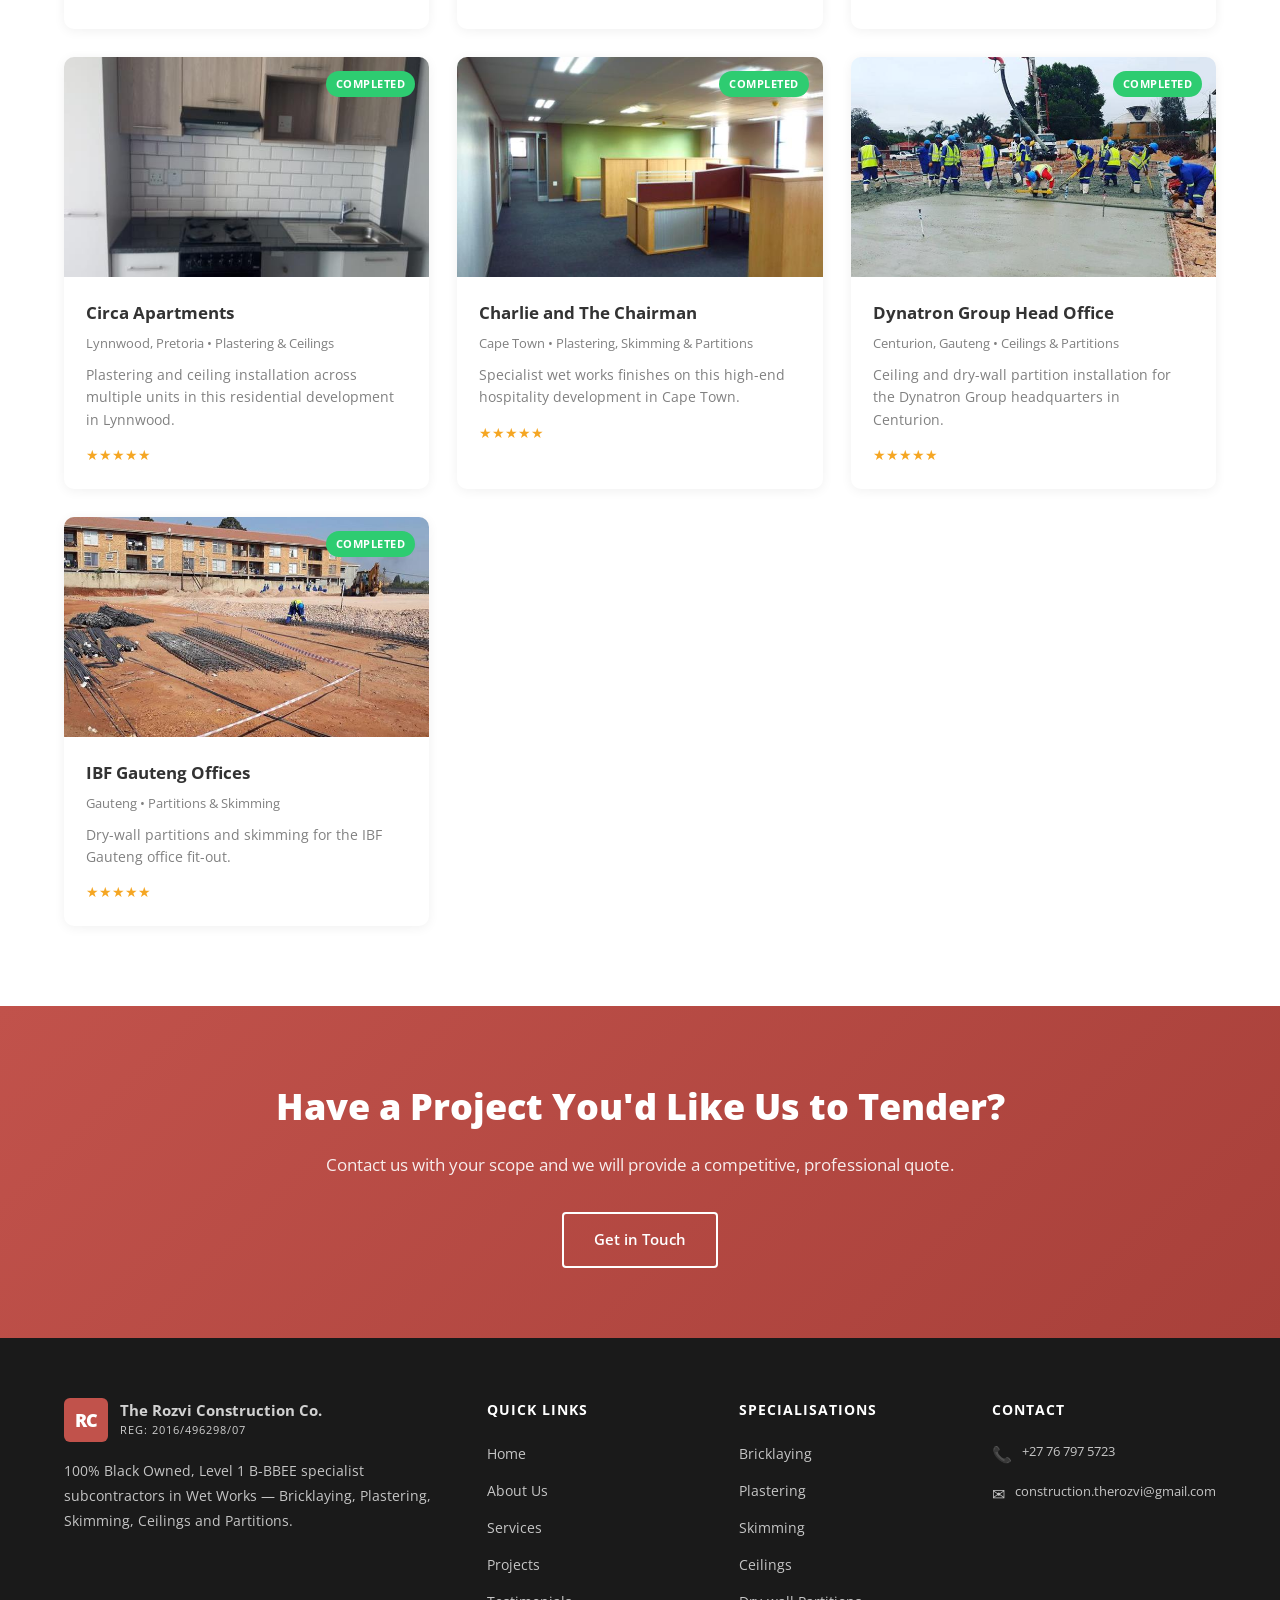
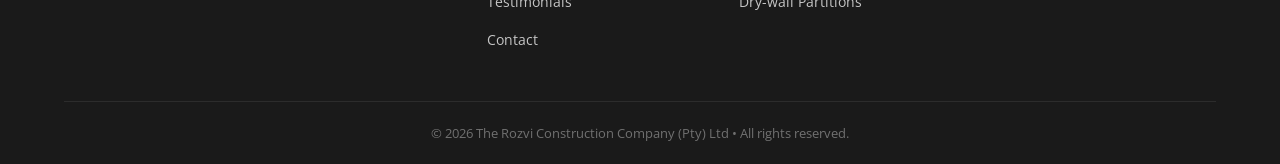
<file: projects.html>
<!DOCTYPE html>
<html lang="en">
<head>
  <meta charset="UTF-8" />
  <meta name="viewport" content="width=device-width, initial-scale=1.0" />
  <title>Projects | The Rozvi Construction Company</title>
  <meta name="description" content="Major wet works projects by Rozvi Construction — The Bolton, The Landmark, The Titan, Leo Lifestyle, Black Brick Hotel, North City House and more." />
  <link rel="preconnect" href="https://fonts.googleapis.com" />
  <link href="https://fonts.googleapis.com/css2?family=Open+Sans:wght@400;600;700;800&display=swap" rel="stylesheet" />
  <link rel="stylesheet" href="assets/css/style.css" />
</head>
<body>

<header>
  <div class="container">
    <div class="nav-inner">
      <a href="index.html" class="logo">
        <div class="logo-icon">RC</div>
        <div class="logo-text">
          <strong>The Rozvi Construction Co.</strong>
          <span>Level 1 B-BBEE &bull; Est. 2016</span>
        </div>
      </a>
      <nav>
        <ul>
          <li><a href="index.html">Home</a></li>
          <li><a href="about.html">About</a></li>
          <li><a href="services.html">Services</a></li>
          <li><a href="projects.html" class="active">Projects</a></li>
          <li><a href="testimonials.html">Testimonials</a></li>
          <li><a href="contact.html">Contact</a></li>
        </ul>
      </nav>
      <a href="contact.html" class="btn btn-primary nav-cta">Get a Quote</a>
      <button class="hamburger" aria-label="Menu"><span></span><span></span><span></span></button>
    </div>
  </div>
  <div class="mobile-nav">
    <ul>
      <li><a href="index.html">Home</a></li>
      <li><a href="about.html">About</a></li>
      <li><a href="services.html">Services</a></li>
      <li><a href="projects.html">Projects</a></li>
      <li><a href="testimonials.html">Testimonials</a></li>
      <li><a href="contact.html">Contact</a></li>
    </ul>
    <a href="contact.html" class="btn btn-primary">Get a Free Quote</a>
  </div>
</header>

<section class="page-hero">
  <div class="container">
    <div class="breadcrumb"><a href="index.html">Home</a> &rsaquo; Projects</div>
    <h1>Our Project Portfolio</h1>
    <p>Major developments where we delivered specialist wet works as a trusted subcontractor.</p>
  </div>
</section>

<section>
  <div class="container">
    <div class="section-header">
      <div class="section-tag">Our Work</div>
      <h2>Major Projects</h2>
      <p>We have delivered wet works scopes on some of South Africa's most prestigious residential, commercial, and hospitality developments.</p>
      <div class="divider"></div>
    </div>
    <div class="projects-grid">

      <div class="project-card">
        <div class="project-img">
          <img src="assets/images/bolton_01.jpg" alt="The Bolton Apartments Rosebank" />
          <div class="project-badge badge-done">Completed</div>
        </div>
        <div class="project-info">
          <h3>The Bolton Apartments</h3>
          <div class="project-meta">Rosebank, Johannesburg &bull; Plastering &amp; Skimming</div>
          <p>Full wet works package on this prestigious residential apartment development in Rosebank.</p>
          <div class="project-stars">&#9733;&#9733;&#9733;&#9733;&#9733;</div>
        </div>
      </div>

      <div class="project-card">
        <div class="project-img">
          <img src="assets/images/landmark_01.jpg" alt="The Landmark Apartments Randburg" />
          <div class="project-badge badge-done">Completed</div>
        </div>
        <div class="project-info">
          <h3>The Landmark Apartments</h3>
          <div class="project-meta">Randburg, Johannesburg &bull; Ceilings &amp; Partitions</div>
          <p>Large-scale ceiling and partition installation across multiple floors and units in this residential development.</p>
          <div class="project-stars">&#9733;&#9733;&#9733;&#9733;&#9733;</div>
        </div>
      </div>

      <div class="project-card">
        <div class="project-img">
          <img src="assets/images/landmark_02.jpg" alt="The Titan Apartments Randburg" />
          <div class="project-badge badge-done">Completed</div>
        </div>
        <div class="project-info">
          <h3>The Titan Apartments</h3>
          <div class="project-meta">Randburg, Johannesburg &bull; Bricklaying &amp; Plastering</div>
          <p>Bricklaying, plastering and skimming on this residential apartment development in Randburg.</p>
          <div class="project-stars">&#9733;&#9733;&#9733;&#9733;&#9733;</div>
        </div>
      </div>

      <div class="project-card">
        <div class="project-img">
          <img src="assets/images/leo_01.jpg" alt="The Leo Lifestyle Apartments JHB CBD" />
          <div class="project-badge badge-done">Completed</div>
        </div>
        <div class="project-info">
          <h3>The Leo Lifestyle Apartments</h3>
          <div class="project-meta">JHB CBD, Johannesburg &bull; Full Wet Works Package</div>
          <p>Complete wet works scope — bricklaying, plastering, skimming, ceilings and partitions on this lifestyle complex.</p>
          <div class="project-stars">&#9733;&#9733;&#9733;&#9733;&#9733;</div>
        </div>
      </div>

      <div class="project-card">
        <div class="project-img">
          <img src="assets/images/bolton_02.jpg" alt="Black Brick Hotel Sandton City" />
          <div class="project-badge badge-done">Completed</div>
        </div>
        <div class="project-info">
          <h3>Black Brick Hotel</h3>
          <div class="project-meta">Sandton City, Johannesburg &bull; Plastering, Skimming &amp; Ceilings</div>
          <p>High-specification wet works finishes throughout this hotel development in Sandton City.</p>
          <div class="project-stars">&#9733;&#9733;&#9733;&#9733;&#9733;</div>
        </div>
      </div>

      <div class="project-card">
        <div class="project-img">
          <img src="assets/images/belcon_01.jpg" alt="North City House Offices Braamfontein" />
          <div class="project-badge badge-done">Completed</div>
        </div>
        <div class="project-info">
          <h3>North City House Offices</h3>
          <div class="project-meta">Braamfontein, Johannesburg &bull; Partitions &amp; Skimming</div>
          <p>Full dry-wall partition and skimming package for this commercial office refurbishment in Braamfontein.</p>
          <div class="project-stars">&#9733;&#9733;&#9733;&#9733;&#9733;</div>
        </div>
      </div>

      <div class="project-card">
        <div class="project-img">
          <img src="assets/images/landmark_03.jpg" alt="Circa Apartments Lynnwood" />
          <div class="project-badge badge-done">Completed</div>
        </div>
        <div class="project-info">
          <h3>Circa Apartments</h3>
          <div class="project-meta">Lynnwood, Pretoria &bull; Plastering &amp; Ceilings</div>
          <p>Plastering and ceiling installation across multiple units in this residential development in Lynnwood.</p>
          <div class="project-stars">&#9733;&#9733;&#9733;&#9733;&#9733;</div>
        </div>
      </div>

      <div class="project-card">
        <div class="project-img">
          <img src="assets/images/belcon_02.jpg" alt="Charlie and The Chairman Cape Town" />
          <div class="project-badge badge-done">Completed</div>
        </div>
        <div class="project-info">
          <h3>Charlie and The Chairman</h3>
          <div class="project-meta">Cape Town &bull; Plastering, Skimming &amp; Partitions</div>
          <p>Specialist wet works finishes on this high-end hospitality development in Cape Town.</p>
          <div class="project-stars">&#9733;&#9733;&#9733;&#9733;&#9733;</div>
        </div>
      </div>

      <div class="project-card">
        <div class="project-img">
          <img src="assets/images/florida_clinic_01.jpg" alt="Dynatron Group Head Office Centurion" />
          <div class="project-badge badge-done">Completed</div>
        </div>
        <div class="project-info">
          <h3>Dynatron Group Head Office</h3>
          <div class="project-meta">Centurion, Gauteng &bull; Ceilings &amp; Partitions</div>
          <p>Ceiling and dry-wall partition installation for the Dynatron Group headquarters in Centurion.</p>
          <div class="project-stars">&#9733;&#9733;&#9733;&#9733;&#9733;</div>
        </div>
      </div>

      <div class="project-card">
        <div class="project-img">
          <img src="assets/images/florida_clinic_02.jpg" alt="IBF Gauteng Offices" />
          <div class="project-badge badge-done">Completed</div>
        </div>
        <div class="project-info">
          <h3>IBF Gauteng Offices</h3>
          <div class="project-meta">Gauteng &bull; Partitions &amp; Skimming</div>
          <p>Dry-wall partitions and skimming for the IBF Gauteng office fit-out.</p>
          <div class="project-stars">&#9733;&#9733;&#9733;&#9733;&#9733;</div>
        </div>
      </div>

    </div>
  </div>
</section>

<section class="cta-banner">
  <div class="container">
    <h2>Have a Project You'd Like Us to Tender?</h2>
    <p>Contact us with your scope and we will provide a competitive, professional quote.</p>
    <a href="contact.html" class="btn btn-outline">Get in Touch</a>
  </div>
</section>

<footer>
  <div class="container">
    <div class="footer-grid">
      <div class="footer-brand">
        <div class="logo">
          <div class="logo-icon">RC</div>
          <div class="logo-text">
            <strong>The Rozvi Construction Co.</strong>
            <span>Reg: 2016/496298/07</span>
          </div>
        </div>
        <p>100% Black Owned, Level 1 B-BBEE specialist subcontractors in Wet Works — Bricklaying, Plastering, Skimming, Ceilings and Partitions.</p>
      </div>
      <div class="footer-col">
        <h4>Quick Links</h4>
        <ul>
          <li><a href="index.html">Home</a></li>
          <li><a href="about.html">About Us</a></li>
          <li><a href="services.html">Services</a></li>
          <li><a href="projects.html">Projects</a></li>
          <li><a href="testimonials.html">Testimonials</a></li>
          <li><a href="contact.html">Contact</a></li>
        </ul>
      </div>
      <div class="footer-col">
        <h4>Specialisations</h4>
        <ul>
          <li><a href="services.html">Bricklaying</a></li>
          <li><a href="services.html">Plastering</a></li>
          <li><a href="services.html">Skimming</a></li>
          <li><a href="services.html">Ceilings</a></li>
          <li><a href="services.html">Dry-wall Partitions</a></li>
        </ul>
      </div>
      <div class="footer-col">
        <h4>Contact</h4>
        <div class="footer-contact-item">
          <span class="icon">&#128222;</span>
          <span>+27 76 797 5723</span>
        </div>
        <div class="footer-contact-item">
          <span class="icon">&#9993;</span>
          <span>construction.therozvi@gmail.com</span>
        </div>
      </div>
    </div>
    <div class="footer-bottom">
      <p>&copy; 2026 The Rozvi Construction Company (Pty) Ltd &bull; All rights reserved.</p>
    </div>
  </div>
</footer>

<script src="assets/js/main.js"></script>
</body>
</html>
</file>
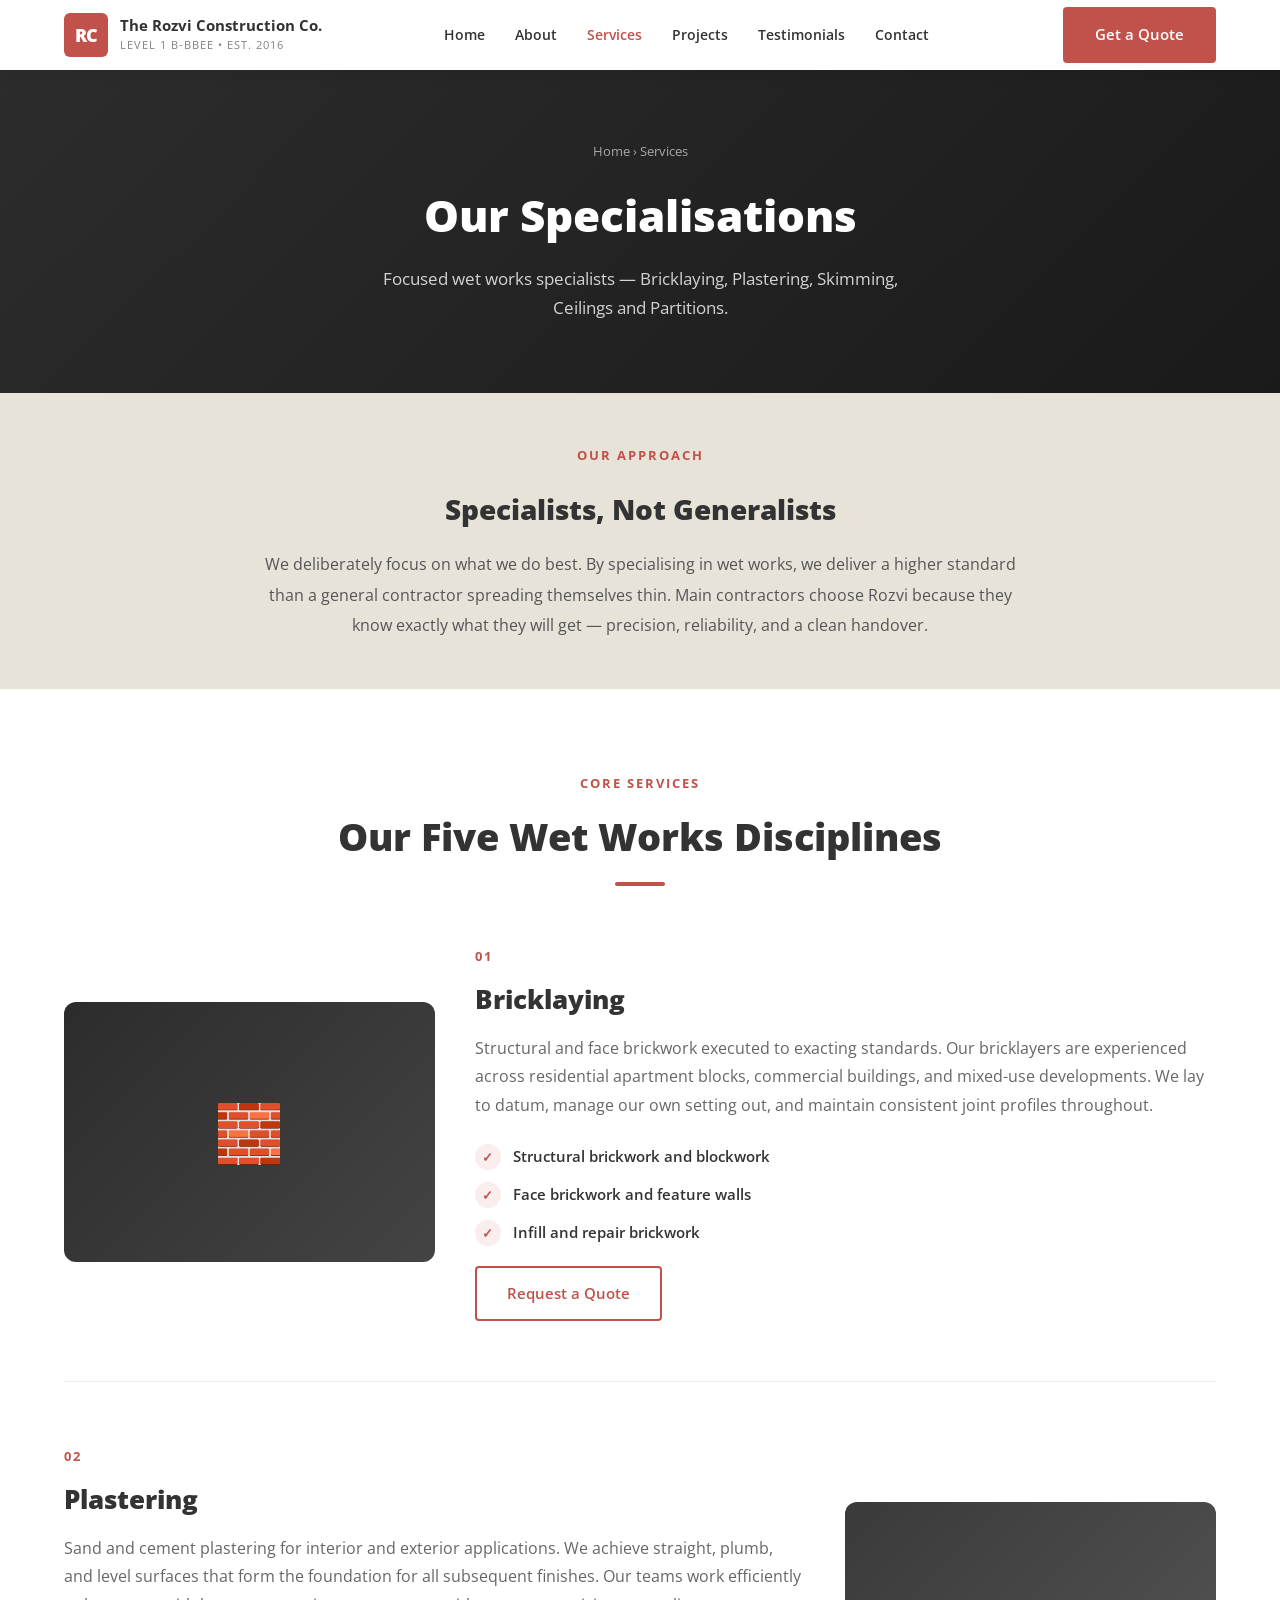
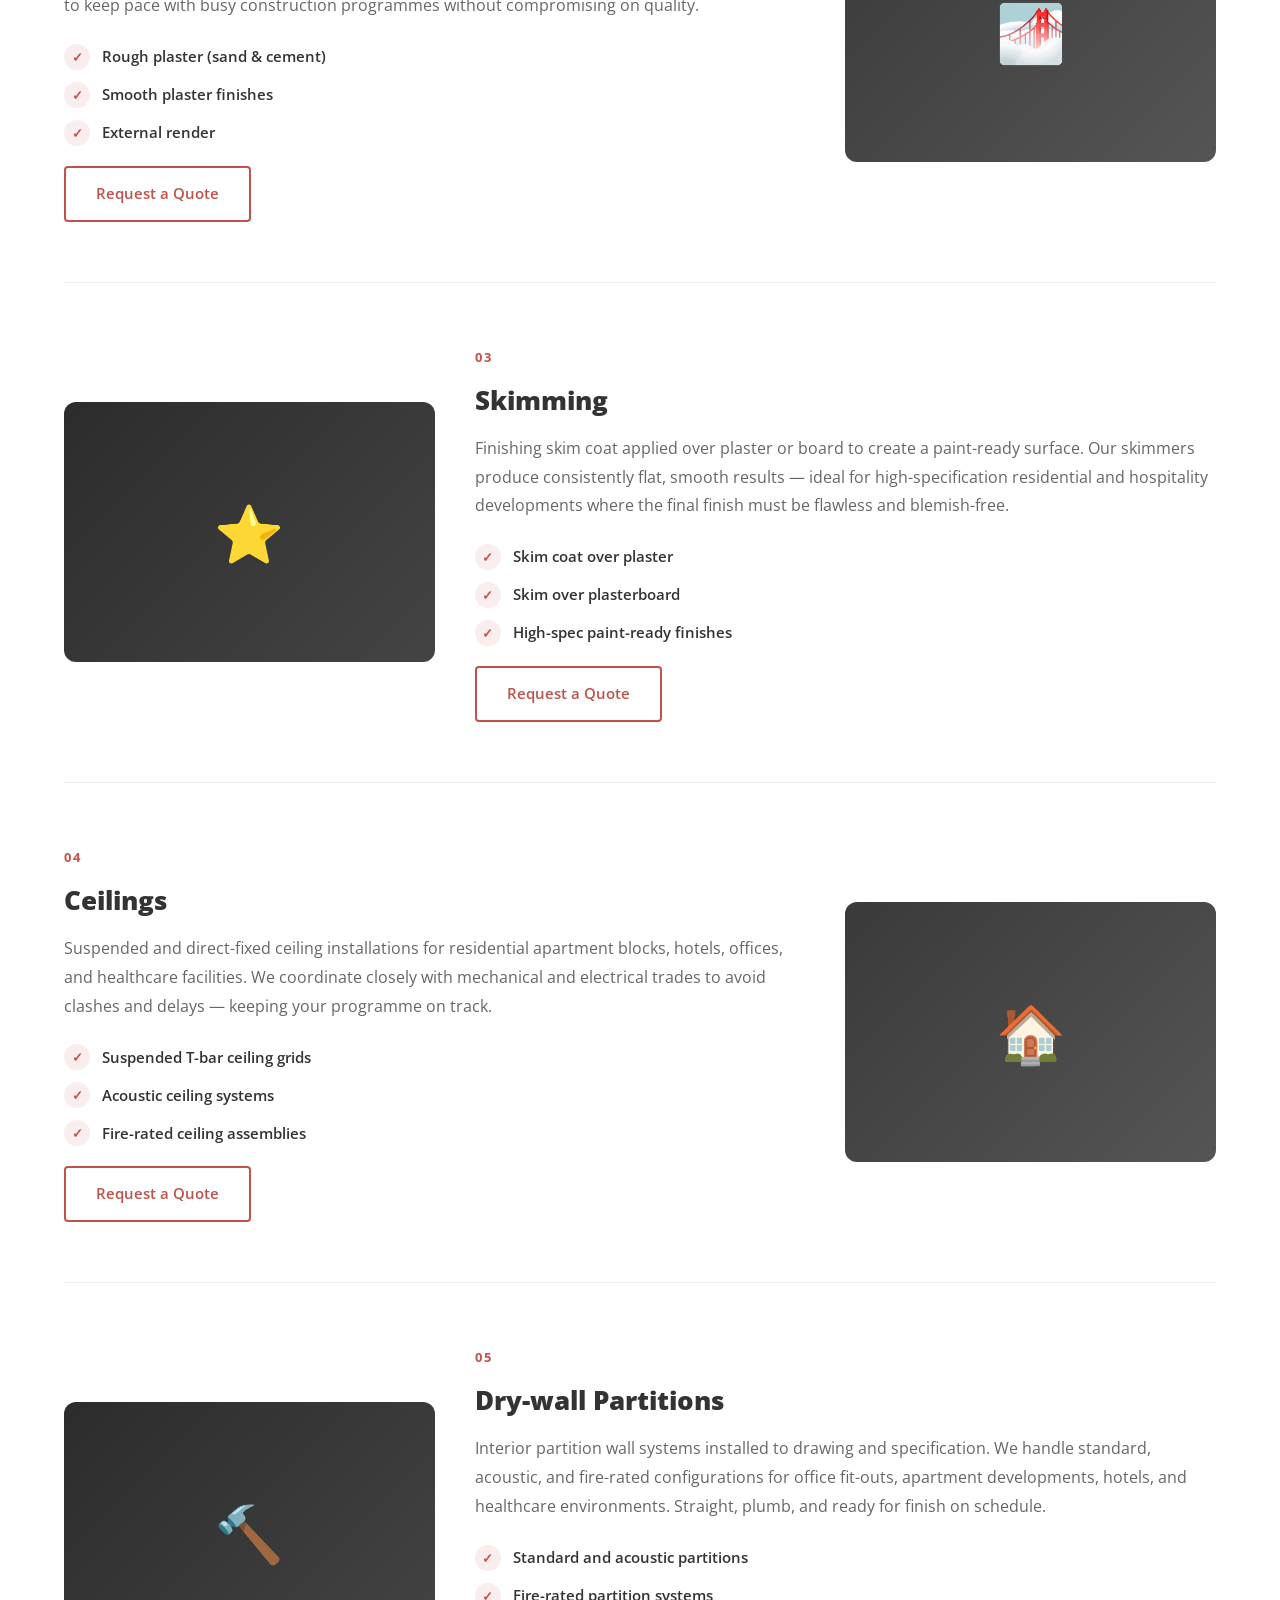
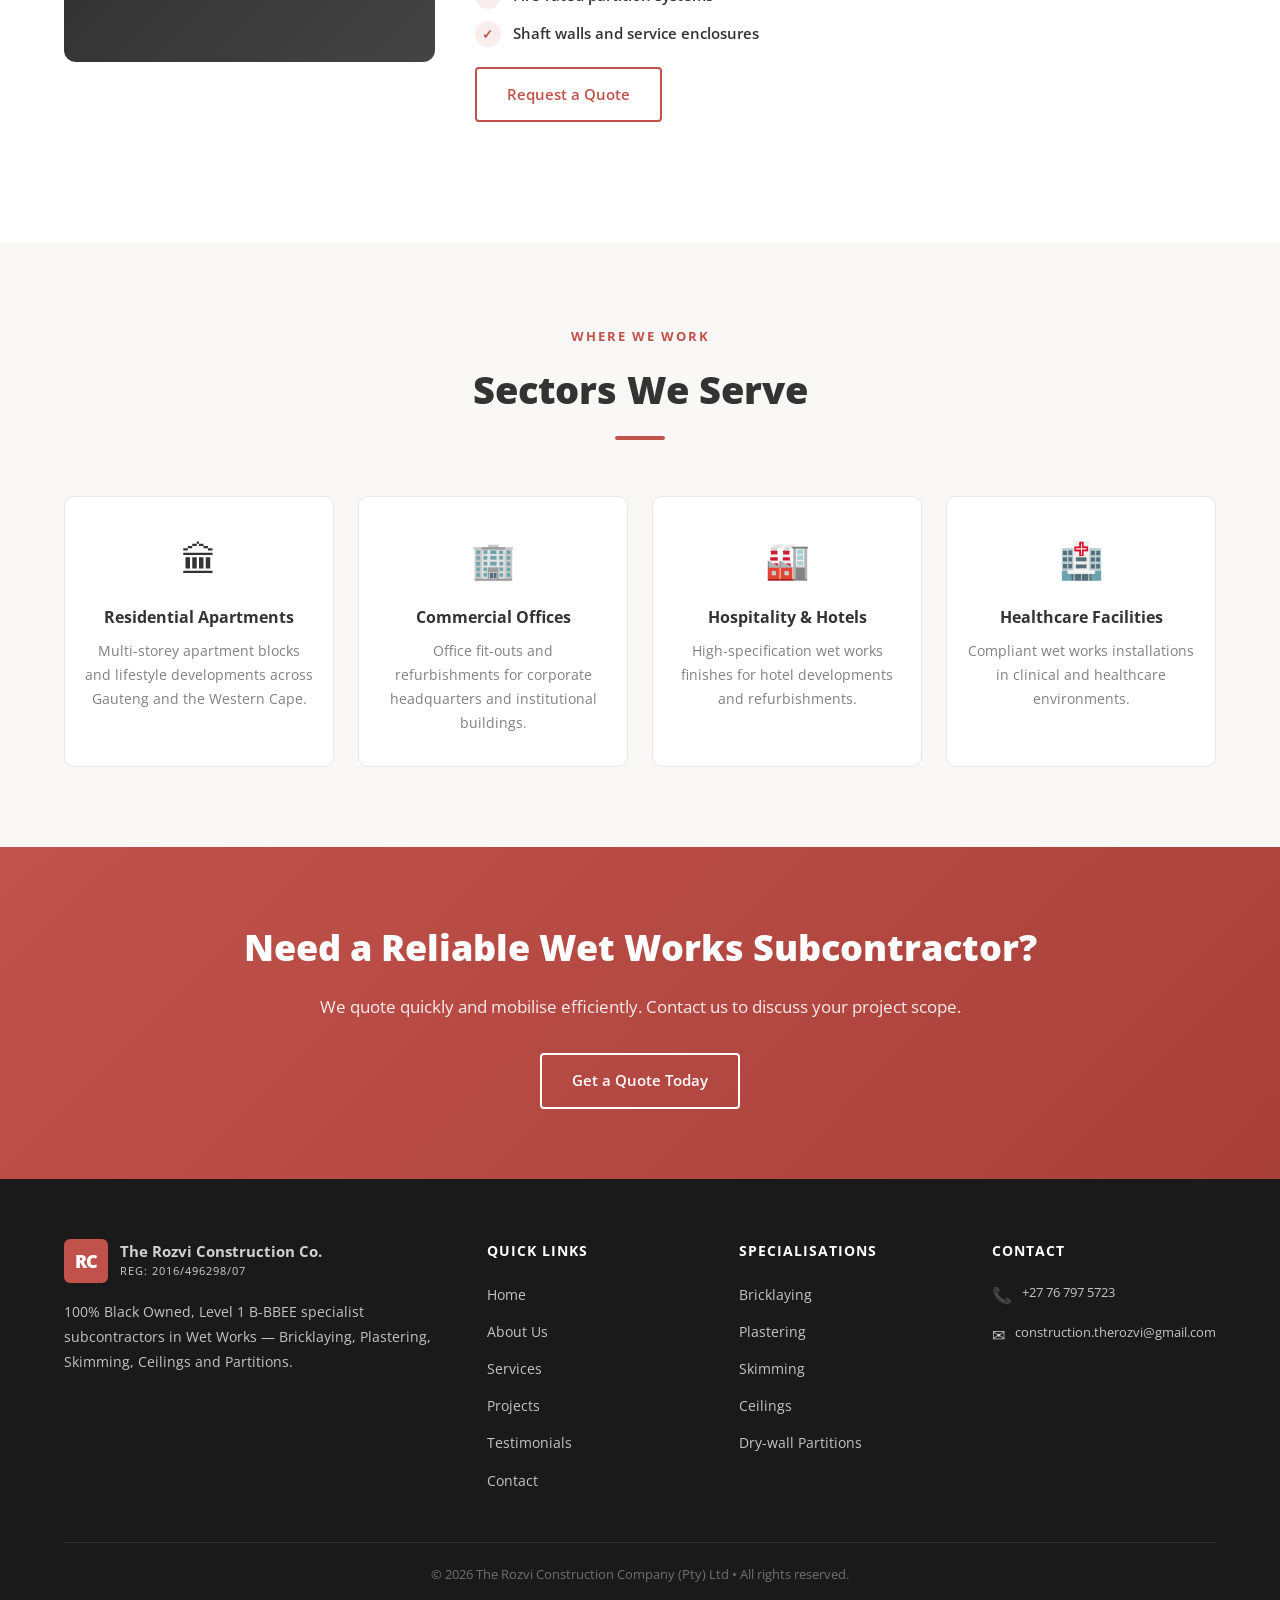
<file: services.html>
<!DOCTYPE html>
<html lang="en">
<head>
  <meta charset="UTF-8" />
  <meta name="viewport" content="width=device-width, initial-scale=1.0" />
  <title>Services | The Rozvi Construction Company — Wet Works Specialists</title>
  <meta name="description" content="Specialist wet works subcontractors — Bricklaying, Plastering, Skimming, Ceilings and Dry-wall Partitions across South Africa." />
  <link rel="preconnect" href="https://fonts.googleapis.com" />
  <link href="https://fonts.googleapis.com/css2?family=Open+Sans:wght@400;600;700;800&display=swap" rel="stylesheet" />
  <link rel="stylesheet" href="assets/css/style.css" />
</head>
<body>

<header>
  <div class="container">
    <div class="nav-inner">
      <a href="index.html" class="logo">
        <div class="logo-icon">RC</div>
        <div class="logo-text">
          <strong>The Rozvi Construction Co.</strong>
          <span>Level 1 B-BBEE &bull; Est. 2016</span>
        </div>
      </a>
      <nav>
        <ul>
          <li><a href="index.html">Home</a></li>
          <li><a href="about.html">About</a></li>
          <li><a href="services.html" class="active">Services</a></li>
          <li><a href="projects.html">Projects</a></li>
          <li><a href="testimonials.html">Testimonials</a></li>
          <li><a href="contact.html">Contact</a></li>
        </ul>
      </nav>
      <a href="contact.html" class="btn btn-primary nav-cta">Get a Quote</a>
      <button class="hamburger" aria-label="Menu"><span></span><span></span><span></span></button>
    </div>
  </div>
  <div class="mobile-nav">
    <ul>
      <li><a href="index.html">Home</a></li>
      <li><a href="about.html">About</a></li>
      <li><a href="services.html">Services</a></li>
      <li><a href="projects.html">Projects</a></li>
      <li><a href="testimonials.html">Testimonials</a></li>
      <li><a href="contact.html">Contact</a></li>
    </ul>
    <a href="contact.html" class="btn btn-primary">Get a Free Quote</a>
  </div>
</header>

<section class="page-hero">
  <div class="container">
    <div class="breadcrumb"><a href="index.html">Home</a> &rsaquo; Services</div>
    <h1>Our Specialisations</h1>
    <p>Focused wet works specialists — Bricklaying, Plastering, Skimming, Ceilings and Partitions.</p>
  </div>
</section>

<section style="padding:48px 0; background:var(--cream);">
  <div class="container" style="text-align:center; max-width:800px; margin:0 auto;">
    <div class="section-tag">Our Approach</div>
    <h2 style="font-size:28px; font-weight:800; margin:10px 0 16px;">Specialists, Not Generalists</h2>
    <p style="color:#555; font-size:16px; line-height:1.9;">We deliberately focus on what we do best. By specialising in wet works, we deliver a higher standard than a general contractor spreading themselves thin. Main contractors choose Rozvi because they know exactly what they will get — precision, reliability, and a clean handover.</p>
  </div>
</section>

<section>
  <div class="container">
    <div class="section-header">
      <div class="section-tag">Core Services</div>
      <h2>Our Five Wet Works Disciplines</h2>
      <div class="divider"></div>
    </div>

    <div style="display:grid; grid-template-columns:1fr 2fr; gap:40px; align-items:center; margin-bottom:60px; padding-bottom:60px; border-bottom:1px solid #eee;">
      <div style="background:linear-gradient(135deg,#2c2c2c,#444); border-radius:12px; height:260px; display:flex; align-items:center; justify-content:center; font-size:56px;">&#129521;</div>
      <div>
        <div class="section-tag">01</div>
        <h2 style="font-size:26px; font-weight:800; margin-bottom:12px;">Bricklaying</h2>
        <p style="color:#666; line-height:1.8; margin-bottom:16px;">Structural and face brickwork executed to exacting standards. Our bricklayers are experienced across residential apartment blocks, commercial buildings, and mixed-use developments. We lay to datum, manage our own setting out, and maintain consistent joint profiles throughout.</p>
        <div class="about-values">
          <div class="value-item">Structural brickwork and blockwork</div>
          <div class="value-item">Face brickwork and feature walls</div>
          <div class="value-item">Infill and repair brickwork</div>
        </div>
        <div style="margin-top:20px;"><a href="contact.html" class="btn btn-outline-dark">Request a Quote</a></div>
      </div>
    </div>

    <div style="display:grid; grid-template-columns:2fr 1fr; gap:40px; align-items:center; margin-bottom:60px; padding-bottom:60px; border-bottom:1px solid #eee;">
      <div>
        <div class="section-tag">02</div>
        <h2 style="font-size:26px; font-weight:800; margin-bottom:12px;">Plastering</h2>
        <p style="color:#666; line-height:1.8; margin-bottom:16px;">Sand and cement plastering for interior and exterior applications. We achieve straight, plumb, and level surfaces that form the foundation for all subsequent finishes. Our teams work efficiently to keep pace with busy construction programmes without compromising on quality.</p>
        <div class="about-values">
          <div class="value-item">Rough plaster (sand &amp; cement)</div>
          <div class="value-item">Smooth plaster finishes</div>
          <div class="value-item">External render</div>
        </div>
        <div style="margin-top:20px;"><a href="contact.html" class="btn btn-outline-dark">Request a Quote</a></div>
      </div>
      <div style="background:linear-gradient(135deg,#3a3a3a,#555); border-radius:12px; height:260px; display:flex; align-items:center; justify-content:center; font-size:56px;">&#127745;</div>
    </div>

    <div style="display:grid; grid-template-columns:1fr 2fr; gap:40px; align-items:center; margin-bottom:60px; padding-bottom:60px; border-bottom:1px solid #eee;">
      <div style="background:linear-gradient(135deg,#2c2c2c,#444); border-radius:12px; height:260px; display:flex; align-items:center; justify-content:center; font-size:56px;">&#11088;</div>
      <div>
        <div class="section-tag">03</div>
        <h2 style="font-size:26px; font-weight:800; margin-bottom:12px;">Skimming</h2>
        <p style="color:#666; line-height:1.8; margin-bottom:16px;">Finishing skim coat applied over plaster or board to create a paint-ready surface. Our skimmers produce consistently flat, smooth results — ideal for high-specification residential and hospitality developments where the final finish must be flawless and blemish-free.</p>
        <div class="about-values">
          <div class="value-item">Skim coat over plaster</div>
          <div class="value-item">Skim over plasterboard</div>
          <div class="value-item">High-spec paint-ready finishes</div>
        </div>
        <div style="margin-top:20px;"><a href="contact.html" class="btn btn-outline-dark">Request a Quote</a></div>
      </div>
    </div>

    <div style="display:grid; grid-template-columns:2fr 1fr; gap:40px; align-items:center; margin-bottom:60px; padding-bottom:60px; border-bottom:1px solid #eee;">
      <div>
        <div class="section-tag">04</div>
        <h2 style="font-size:26px; font-weight:800; margin-bottom:12px;">Ceilings</h2>
        <p style="color:#666; line-height:1.8; margin-bottom:16px;">Suspended and direct-fixed ceiling installations for residential apartment blocks, hotels, offices, and healthcare facilities. We coordinate closely with mechanical and electrical trades to avoid clashes and delays — keeping your programme on track.</p>
        <div class="about-values">
          <div class="value-item">Suspended T-bar ceiling grids</div>
          <div class="value-item">Acoustic ceiling systems</div>
          <div class="value-item">Fire-rated ceiling assemblies</div>
        </div>
        <div style="margin-top:20px;"><a href="contact.html" class="btn btn-outline-dark">Request a Quote</a></div>
      </div>
      <div style="background:linear-gradient(135deg,#3a3a3a,#555); border-radius:12px; height:260px; display:flex; align-items:center; justify-content:center; font-size:56px;">&#127968;</div>
    </div>

    <div style="display:grid; grid-template-columns:1fr 2fr; gap:40px; align-items:center; margin-bottom:40px;">
      <div style="background:linear-gradient(135deg,#2c2c2c,#444); border-radius:12px; height:260px; display:flex; align-items:center; justify-content:center; font-size:56px;">&#128296;</div>
      <div>
        <div class="section-tag">05</div>
        <h2 style="font-size:26px; font-weight:800; margin-bottom:12px;">Dry-wall Partitions</h2>
        <p style="color:#666; line-height:1.8; margin-bottom:16px;">Interior partition wall systems installed to drawing and specification. We handle standard, acoustic, and fire-rated configurations for office fit-outs, apartment developments, hotels, and healthcare environments. Straight, plumb, and ready for finish on schedule.</p>
        <div class="about-values">
          <div class="value-item">Standard and acoustic partitions</div>
          <div class="value-item">Fire-rated partition systems</div>
          <div class="value-item">Shaft walls and service enclosures</div>
        </div>
        <div style="margin-top:20px;"><a href="contact.html" class="btn btn-outline-dark">Request a Quote</a></div>
      </div>
    </div>
  </div>
</section>

<section class="section-alt">
  <div class="container">
    <div class="section-header">
      <div class="section-tag">Where We Work</div>
      <h2>Sectors We Serve</h2>
      <div class="divider"></div>
    </div>
    <div class="why-grid">
      <div class="why-item">
        <div class="icon">&#127963;</div>
        <h3>Residential Apartments</h3>
        <p>Multi-storey apartment blocks and lifestyle developments across Gauteng and the Western Cape.</p>
      </div>
      <div class="why-item">
        <div class="icon">&#127970;</div>
        <h3>Commercial Offices</h3>
        <p>Office fit-outs and refurbishments for corporate headquarters and institutional buildings.</p>
      </div>
      <div class="why-item">
        <div class="icon">&#127981;</div>
        <h3>Hospitality &amp; Hotels</h3>
        <p>High-specification wet works finishes for hotel developments and refurbishments.</p>
      </div>
      <div class="why-item">
        <div class="icon">&#127973;</div>
        <h3>Healthcare Facilities</h3>
        <p>Compliant wet works installations in clinical and healthcare environments.</p>
      </div>
    </div>
  </div>
</section>

<section class="cta-banner">
  <div class="container">
    <h2>Need a Reliable Wet Works Subcontractor?</h2>
    <p>We quote quickly and mobilise efficiently. Contact us to discuss your project scope.</p>
    <a href="contact.html" class="btn btn-outline">Get a Quote Today</a>
  </div>
</section>

<footer>
  <div class="container">
    <div class="footer-grid">
      <div class="footer-brand">
        <div class="logo">
          <div class="logo-icon">RC</div>
          <div class="logo-text">
            <strong>The Rozvi Construction Co.</strong>
            <span>Reg: 2016/496298/07</span>
          </div>
        </div>
        <p>100% Black Owned, Level 1 B-BBEE specialist subcontractors in Wet Works — Bricklaying, Plastering, Skimming, Ceilings and Partitions.</p>
      </div>
      <div class="footer-col">
        <h4>Quick Links</h4>
        <ul>
          <li><a href="index.html">Home</a></li>
          <li><a href="about.html">About Us</a></li>
          <li><a href="services.html">Services</a></li>
          <li><a href="projects.html">Projects</a></li>
          <li><a href="testimonials.html">Testimonials</a></li>
          <li><a href="contact.html">Contact</a></li>
        </ul>
      </div>
      <div class="footer-col">
        <h4>Specialisations</h4>
        <ul>
          <li><a href="services.html">Bricklaying</a></li>
          <li><a href="services.html">Plastering</a></li>
          <li><a href="services.html">Skimming</a></li>
          <li><a href="services.html">Ceilings</a></li>
          <li><a href="services.html">Dry-wall Partitions</a></li>
        </ul>
      </div>
      <div class="footer-col">
        <h4>Contact</h4>
        <div class="footer-contact-item">
          <span class="icon">&#128222;</span>
          <span>+27 76 797 5723</span>
        </div>
        <div class="footer-contact-item">
          <span class="icon">&#9993;</span>
          <span>construction.therozvi@gmail.com</span>
        </div>
      </div>
    </div>
    <div class="footer-bottom">
      <p>&copy; 2026 The Rozvi Construction Company (Pty) Ltd &bull; All rights reserved.</p>
    </div>
  </div>
</footer>

<script src="assets/js/main.js"></script>
</body>
</html>
</file>
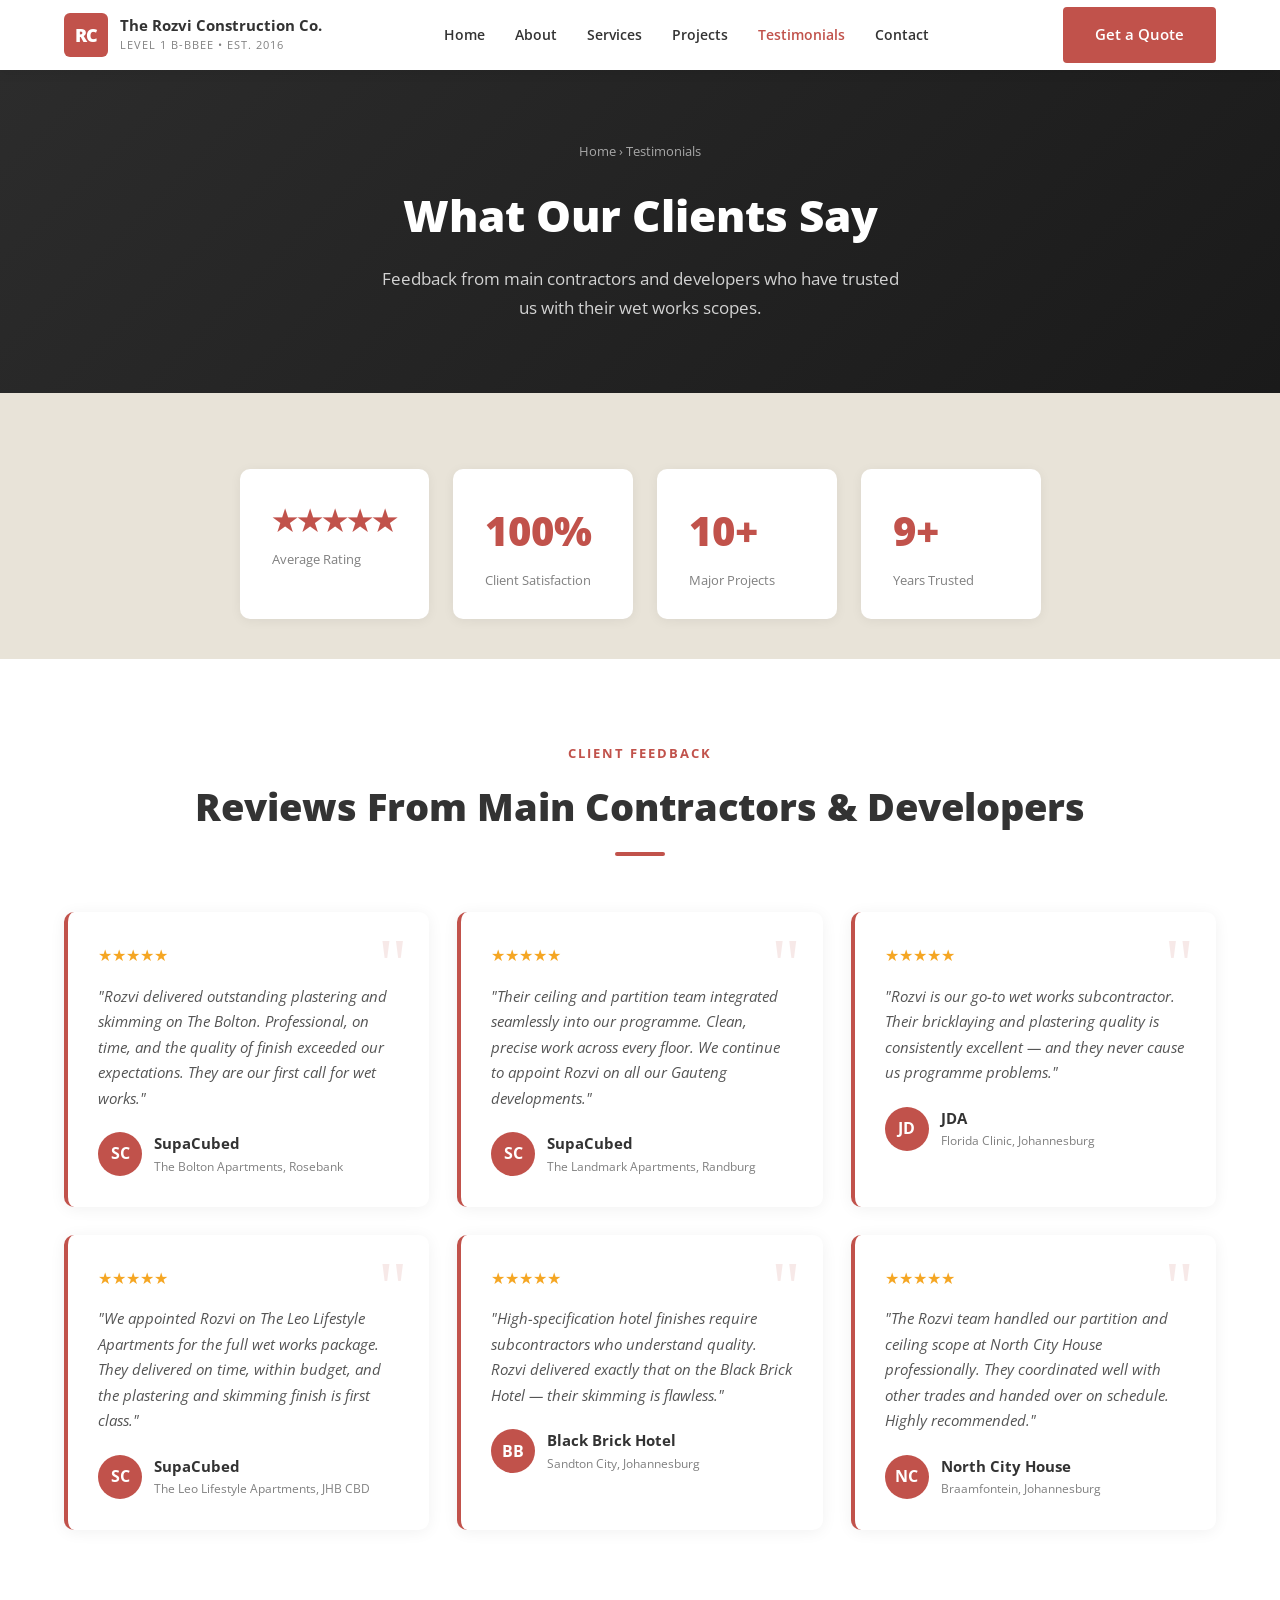
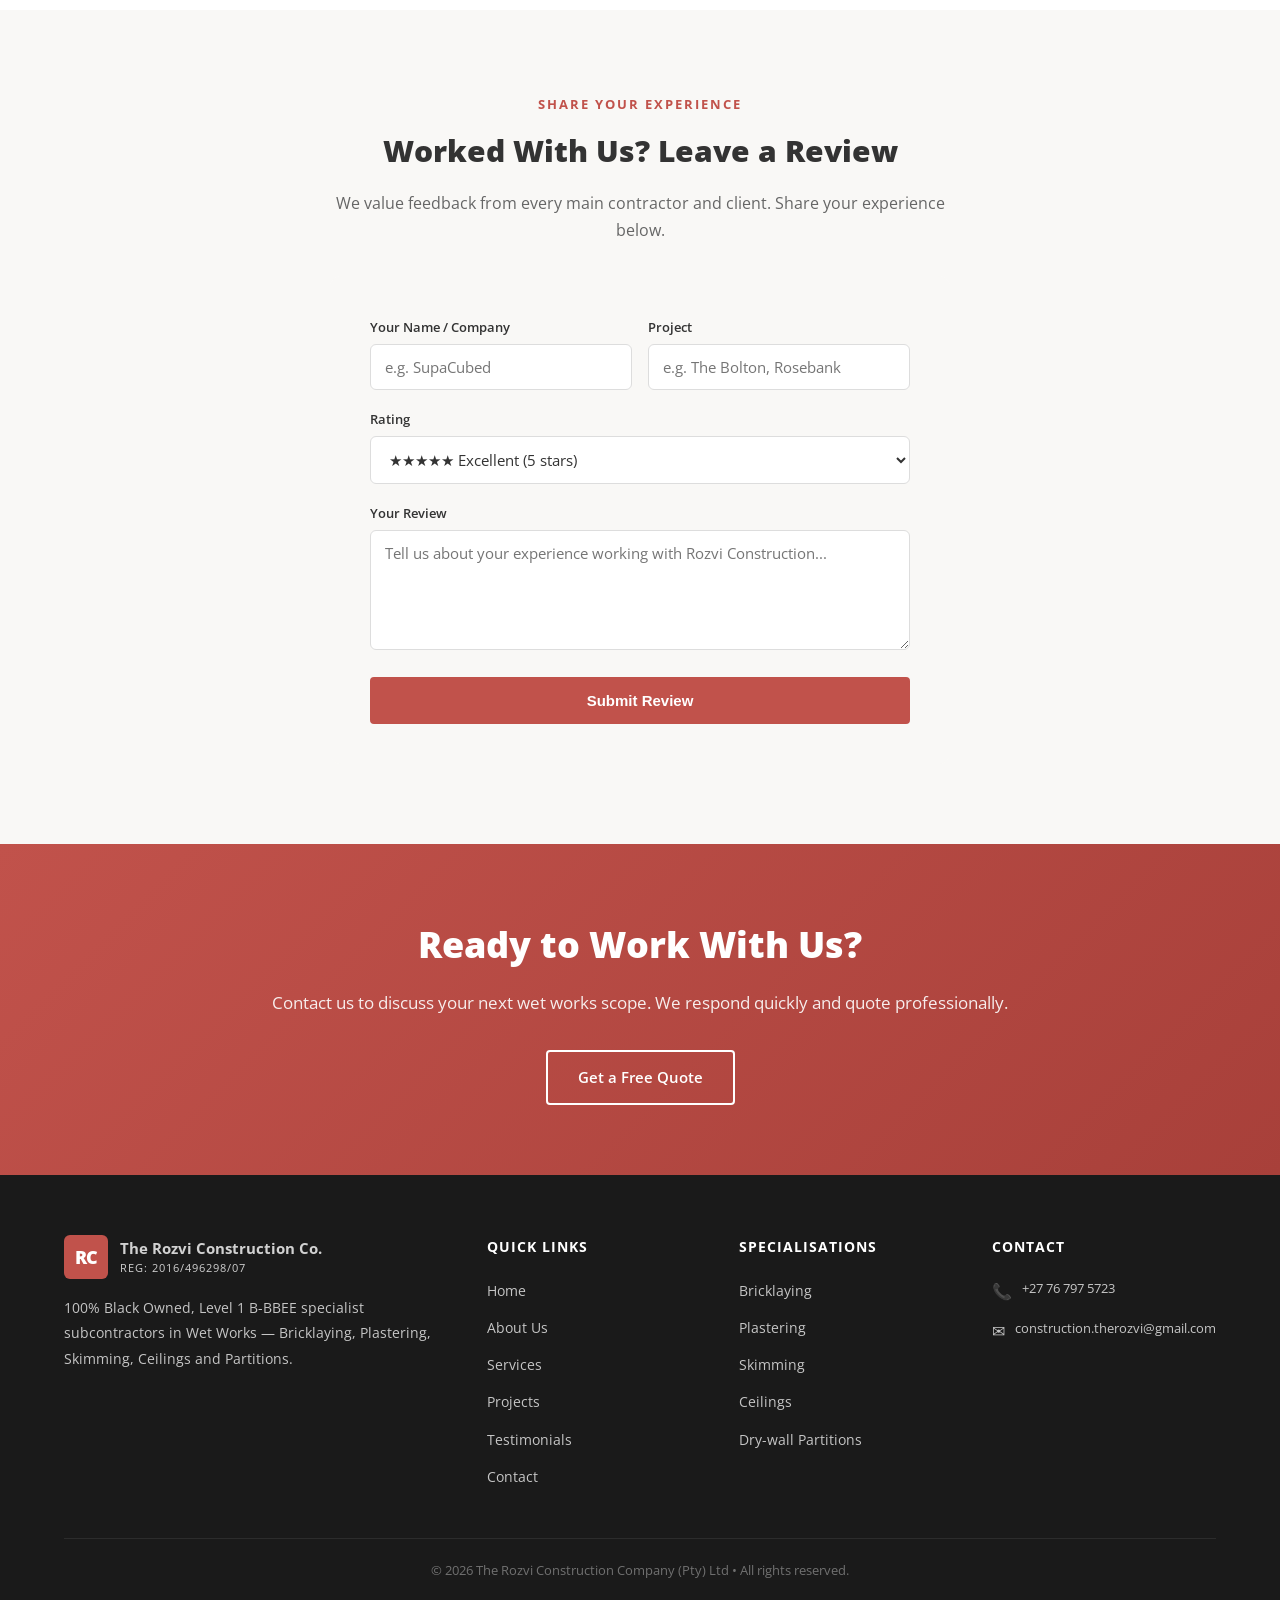
<file: testimonials.html>
<!DOCTYPE html>
<html lang="en">
<head>
  <meta charset="UTF-8" />
  <meta name="viewport" content="width=device-width, initial-scale=1.0" />
  <title>Testimonials | The Rozvi Construction Company</title>
  <meta name="description" content="What main contractors and clients say about Rozvi Construction — specialist wet works subcontractors across South Africa." />
  <link rel="preconnect" href="https://fonts.googleapis.com" />
  <link href="https://fonts.googleapis.com/css2?family=Open+Sans:wght@400;600;700;800&display=swap" rel="stylesheet" />
  <link rel="stylesheet" href="assets/css/style.css" />
</head>
<body>

<header>
  <div class="container">
    <div class="nav-inner">
      <a href="index.html" class="logo">
        <div class="logo-icon">RC</div>
        <div class="logo-text">
          <strong>The Rozvi Construction Co.</strong>
          <span>Level 1 B-BBEE &bull; Est. 2016</span>
        </div>
      </a>
      <nav>
        <ul>
          <li><a href="index.html">Home</a></li>
          <li><a href="about.html">About</a></li>
          <li><a href="services.html">Services</a></li>
          <li><a href="projects.html">Projects</a></li>
          <li><a href="testimonials.html" class="active">Testimonials</a></li>
          <li><a href="contact.html">Contact</a></li>
        </ul>
      </nav>
      <a href="contact.html" class="btn btn-primary nav-cta">Get a Quote</a>
      <button class="hamburger" aria-label="Menu"><span></span><span></span><span></span></button>
    </div>
  </div>
  <div class="mobile-nav">
    <ul>
      <li><a href="index.html">Home</a></li>
      <li><a href="about.html">About</a></li>
      <li><a href="services.html">Services</a></li>
      <li><a href="projects.html">Projects</a></li>
      <li><a href="testimonials.html">Testimonials</a></li>
      <li><a href="contact.html">Contact</a></li>
    </ul>
    <a href="contact.html" class="btn btn-primary">Get a Free Quote</a>
  </div>
</header>

<section class="page-hero">
  <div class="container">
    <div class="breadcrumb"><a href="index.html">Home</a> &rsaquo; Testimonials</div>
    <h1>What Our Clients Say</h1>
    <p>Feedback from main contractors and developers who have trusted us with their wet works scopes.</p>
  </div>
</section>

<section style="padding:40px 0; background:var(--cream);">
  <div class="container">
    <div class="bbee-cards">
      <div class="bbee-card">
        <div class="num" style="font-size:28px;">&#9733;&#9733;&#9733;&#9733;&#9733;</div>
        <div class="lbl">Average Rating</div>
      </div>
      <div class="bbee-card">
        <div class="num">100%</div>
        <div class="lbl">Client Satisfaction</div>
      </div>
      <div class="bbee-card">
        <div class="num">10+</div>
        <div class="lbl">Major Projects</div>
      </div>
      <div class="bbee-card">
        <div class="num">9+</div>
        <div class="lbl">Years Trusted</div>
      </div>
    </div>
  </div>
</section>

<section>
  <div class="container">
    <div class="section-header">
      <div class="section-tag">Client Feedback</div>
      <h2>Reviews From Main Contractors &amp; Developers</h2>
      <div class="divider"></div>
    </div>
    <div class="testimonials-grid">

      <div class="testimonial-card">
        <div class="t-stars">&#9733;&#9733;&#9733;&#9733;&#9733;</div>
        <p class="t-quote">"Rozvi delivered outstanding plastering and skimming on The Bolton. Professional, on time, and the quality of finish exceeded our expectations. They are our first call for wet works."</p>
        <div class="t-author">
          <div class="t-avatar">SC</div>
          <div>
            <div class="t-name">SupaCubed</div>
            <div class="t-project">The Bolton Apartments, Rosebank</div>
          </div>
        </div>
      </div>

      <div class="testimonial-card">
        <div class="t-stars">&#9733;&#9733;&#9733;&#9733;&#9733;</div>
        <p class="t-quote">"Their ceiling and partition team integrated seamlessly into our programme. Clean, precise work across every floor. We continue to appoint Rozvi on all our Gauteng developments."</p>
        <div class="t-author">
          <div class="t-avatar">SC</div>
          <div>
            <div class="t-name">SupaCubed</div>
            <div class="t-project">The Landmark Apartments, Randburg</div>
          </div>
        </div>
      </div>

      <div class="testimonial-card">
        <div class="t-stars">&#9733;&#9733;&#9733;&#9733;&#9733;</div>
        <p class="t-quote">"Rozvi is our go-to wet works subcontractor. Their bricklaying and plastering quality is consistently excellent — and they never cause us programme problems."</p>
        <div class="t-author">
          <div class="t-avatar">JD</div>
          <div>
            <div class="t-name">JDA</div>
            <div class="t-project">Florida Clinic, Johannesburg</div>
          </div>
        </div>
      </div>

      <div class="testimonial-card">
        <div class="t-stars">&#9733;&#9733;&#9733;&#9733;&#9733;</div>
        <p class="t-quote">"We appointed Rozvi on The Leo Lifestyle Apartments for the full wet works package. They delivered on time, within budget, and the plastering and skimming finish is first class."</p>
        <div class="t-author">
          <div class="t-avatar">SC</div>
          <div>
            <div class="t-name">SupaCubed</div>
            <div class="t-project">The Leo Lifestyle Apartments, JHB CBD</div>
          </div>
        </div>
      </div>

      <div class="testimonial-card">
        <div class="t-stars">&#9733;&#9733;&#9733;&#9733;&#9733;</div>
        <p class="t-quote">"High-specification hotel finishes require subcontractors who understand quality. Rozvi delivered exactly that on the Black Brick Hotel — their skimming is flawless."</p>
        <div class="t-author">
          <div class="t-avatar">BB</div>
          <div>
            <div class="t-name">Black Brick Hotel</div>
            <div class="t-project">Sandton City, Johannesburg</div>
          </div>
        </div>
      </div>

      <div class="testimonial-card">
        <div class="t-stars">&#9733;&#9733;&#9733;&#9733;&#9733;</div>
        <p class="t-quote">"The Rozvi team handled our partition and ceiling scope at North City House professionally. They coordinated well with other trades and handed over on schedule. Highly recommended."</p>
        <div class="t-author">
          <div class="t-avatar">NC</div>
          <div>
            <div class="t-name">North City House</div>
            <div class="t-project">Braamfontein, Johannesburg</div>
          </div>
        </div>
      </div>

    </div>
  </div>
</section>

<section class="section-alt">
  <div class="container">
    <div style="max-width:620px; margin:0 auto; text-align:center;">
      <div class="section-tag">Share Your Experience</div>
      <h2 style="font-size:30px; font-weight:800; margin-bottom:14px;">Worked With Us? Leave a Review</h2>
      <p style="color:#666; margin-bottom:32px;">We value feedback from every main contractor and client. Share your experience below.</p>
    </div>
    <div class="contact-form" style="max-width:620px; margin:0 auto;">
      <form id="reviewForm">
        <div class="form-row">
          <div class="form-group">
            <label for="rname">Your Name / Company</label>
            <input type="text" id="rname" placeholder="e.g. SupaCubed" required />
          </div>
          <div class="form-group">
            <label for="rproject">Project</label>
            <input type="text" id="rproject" placeholder="e.g. The Bolton, Rosebank" required />
          </div>
        </div>
        <div class="form-group">
          <label for="rrating">Rating</label>
          <select id="rrating">
            <option value="5">&#9733;&#9733;&#9733;&#9733;&#9733; Excellent (5 stars)</option>
            <option value="4">&#9733;&#9733;&#9733;&#9733; Very Good (4 stars)</option>
            <option value="3">&#9733;&#9733;&#9733; Good (3 stars)</option>
            <option value="2">&#9733;&#9733; Fair (2 stars)</option>
            <option value="1">&#9733; Poor (1 star)</option>
          </select>
        </div>
        <div class="form-group">
          <label for="rreview">Your Review</label>
          <textarea id="rreview" placeholder="Tell us about your experience working with Rozvi Construction..." required></textarea>
        </div>
        <button type="submit" class="btn btn-primary" style="width:100%;">Submit Review</button>
      </form>
    </div>
  </div>
</section>

<section class="cta-banner">
  <div class="container">
    <h2>Ready to Work With Us?</h2>
    <p>Contact us to discuss your next wet works scope. We respond quickly and quote professionally.</p>
    <a href="contact.html" class="btn btn-outline">Get a Free Quote</a>
  </div>
</section>

<footer>
  <div class="container">
    <div class="footer-grid">
      <div class="footer-brand">
        <div class="logo">
          <div class="logo-icon">RC</div>
          <div class="logo-text">
            <strong>The Rozvi Construction Co.</strong>
            <span>Reg: 2016/496298/07</span>
          </div>
        </div>
        <p>100% Black Owned, Level 1 B-BBEE specialist subcontractors in Wet Works — Bricklaying, Plastering, Skimming, Ceilings and Partitions.</p>
      </div>
      <div class="footer-col">
        <h4>Quick Links</h4>
        <ul>
          <li><a href="index.html">Home</a></li>
          <li><a href="about.html">About Us</a></li>
          <li><a href="services.html">Services</a></li>
          <li><a href="projects.html">Projects</a></li>
          <li><a href="testimonials.html">Testimonials</a></li>
          <li><a href="contact.html">Contact</a></li>
        </ul>
      </div>
      <div class="footer-col">
        <h4>Specialisations</h4>
        <ul>
          <li><a href="services.html">Bricklaying</a></li>
          <li><a href="services.html">Plastering</a></li>
          <li><a href="services.html">Skimming</a></li>
          <li><a href="services.html">Ceilings</a></li>
          <li><a href="services.html">Dry-wall Partitions</a></li>
        </ul>
      </div>
      <div class="footer-col">
        <h4>Contact</h4>
        <div class="footer-contact-item">
          <span class="icon">&#128222;</span>
          <span>+27 76 797 5723</span>
        </div>
        <div class="footer-contact-item">
          <span class="icon">&#9993;</span>
          <span>construction.therozvi@gmail.com</span>
        </div>
      </div>
    </div>
    <div class="footer-bottom">
      <p>&copy; 2026 The Rozvi Construction Company (Pty) Ltd &bull; All rights reserved.</p>
    </div>
  </div>
</footer>

<script src="assets/js/main.js"></script>
<script>
  document.getElementById('reviewForm').addEventListener('submit', function(e) {
    e.preventDefault();
    const btn = this.querySelector('button');
    btn.textContent = 'Thank you for your review!';
    btn.style.background = '#2ecc71';
    btn.disabled = true;
    setTimeout(() => { this.reset(); btn.textContent = 'Submit Review'; btn.style.background = ''; btn.disabled = false; }, 4000);
  });
</script>
</body>
</html>
</file>
<file: assets/css/style.css>
/* ============================================================
   THE ROZVI CONSTRUCTION COMPANY - Main Stylesheet
   Colors: Gray #808080 | Red #C1524B | Cream #E8E3D8 | Blue #ADD8E6
   ============================================================ */

* {
  margin: 0;
  padding: 0;
  box-sizing: border-box;
}

:root {
  --gray: #808080;
  --red: #C1524B;
  --cream: #E8E3D8;
  --blue: #ADD8E6;
  --dark: #333333;
  --white: #ffffff;
  --light-bg: #f9f8f6;
}

html { scroll-behavior: smooth; }

body {
  font-family: 'Open Sans', 'Segoe UI', sans-serif;
  color: var(--dark);
  background: var(--white);
  font-size: 16px;
  line-height: 1.7;
}

a { text-decoration: none; color: inherit; }
ul { list-style: none; }
img { max-width: 100%; display: block; }

.container {
  max-width: 1200px;
  margin: 0 auto;
  padding: 0 24px;
}

/* ---- BUTTONS ---- */
.btn {
  display: inline-block;
  padding: 13px 30px;
  border-radius: 4px;
  font-weight: 600;
  font-size: 15px;
  cursor: pointer;
  transition: all 0.25s ease;
  border: 2px solid transparent;
}
.btn-primary {
  background: var(--red);
  color: var(--white);
  border-color: var(--red);
}
.btn-primary:hover { background: #a8403a; border-color: #a8403a; }
.btn-outline {
  background: transparent;
  color: var(--white);
  border-color: var(--white);
}
.btn-outline:hover { background: var(--white); color: var(--red); }
.btn-outline-dark {
  background: transparent;
  color: var(--red);
  border-color: var(--red);
}
.btn-outline-dark:hover { background: var(--red); color: var(--white); }

/* ---- HEADER / NAV ---- */
header {
  position: sticky;
  top: 0;
  z-index: 1000;
  background: var(--white);
  box-shadow: 0 2px 12px rgba(0,0,0,0.08);
}

.nav-inner {
  display: flex;
  align-items: center;
  justify-content: space-between;
  height: 70px;
}

.logo {
  display: flex;
  align-items: center;
  gap: 12px;
}
.logo-icon {
  width: 44px;
  height: 44px;
  background: var(--red);
  color: var(--white);
  display: flex;
  align-items: center;
  justify-content: center;
  font-weight: 900;
  font-size: 18px;
  border-radius: 6px;
  letter-spacing: -1px;
}
.logo-text { line-height: 1.2; }
.logo-text strong { display: block; font-size: 15px; color: var(--dark); }
.logo-text span { font-size: 11px; color: var(--gray); text-transform: uppercase; letter-spacing: 1px; }

nav ul {
  display: flex;
  gap: 6px;
}
nav ul a {
  padding: 8px 12px;
  border-radius: 4px;
  font-size: 14px;
  font-weight: 600;
  color: var(--dark);
  transition: color 0.2s;
}
nav ul a:hover, nav ul a.active { color: var(--red); }

.nav-cta { margin-left: 12px; }

/* Hamburger */
.hamburger {
  display: none;
  flex-direction: column;
  gap: 5px;
  cursor: pointer;
  padding: 6px;
}
.hamburger span {
  width: 24px;
  height: 2px;
  background: var(--dark);
  border-radius: 2px;
  transition: all 0.3s;
}

/* Mobile Nav */
.mobile-nav {
  display: none;
  background: var(--white);
  border-top: 1px solid #eee;
  padding: 16px 24px 20px;
}
.mobile-nav.open { display: block; }
.mobile-nav ul { display: flex; flex-direction: column; gap: 4px; }
.mobile-nav ul a {
  display: block;
  padding: 10px 0;
  font-weight: 600;
  border-bottom: 1px solid #f0f0f0;
  color: var(--dark);
}
.mobile-nav ul a:hover { color: var(--red); }
.mobile-nav .btn { margin-top: 14px; width: 100%; text-align: center; }

/* ---- HERO ---- */
.hero {
  background: linear-gradient(135deg, #2c2c2c 0%, #1a1a1a 100%);
  color: var(--white);
  padding: 100px 0 80px;
  position: relative;
  overflow: hidden;
}
.hero::before {
  content: '';
  position: absolute;
  top: 0; right: 0;
  width: 45%;
  height: 100%;
  background: var(--red);
  opacity: 0.08;
  clip-path: polygon(20% 0%, 100% 0%, 100% 100%, 0% 100%);
}
.hero-content { max-width: 640px; position: relative; z-index: 1; }
.hero-badge {
  display: inline-block;
  background: rgba(193,82,75,0.2);
  color: #e88c87;
  border: 1px solid rgba(193,82,75,0.4);
  padding: 6px 14px;
  border-radius: 20px;
  font-size: 13px;
  font-weight: 600;
  letter-spacing: 0.5px;
  margin-bottom: 20px;
}
.hero h1 {
  font-size: clamp(32px, 5vw, 52px);
  font-weight: 800;
  line-height: 1.15;
  margin-bottom: 20px;
}
.hero h1 span { color: var(--red); }
.hero p {
  font-size: 18px;
  opacity: 0.85;
  margin-bottom: 36px;
  line-height: 1.7;
}
.hero-btns { display: flex; gap: 14px; flex-wrap: wrap; }

.hero-stats {
  display: flex;
  gap: 40px;
  margin-top: 60px;
  padding-top: 40px;
  border-top: 1px solid rgba(255,255,255,0.12);
}
.stat-num {
  font-size: 36px;
  font-weight: 800;
  color: var(--red);
  display: block;
}
.stat-label {
  font-size: 13px;
  opacity: 0.7;
  text-transform: uppercase;
  letter-spacing: 1px;
}

/* ---- SECTION COMMON ---- */
section { padding: 80px 0; }
.section-alt { background: var(--light-bg); }

.section-header { text-align: center; margin-bottom: 56px; }
.section-tag {
  display: inline-block;
  color: var(--red);
  font-size: 13px;
  font-weight: 700;
  text-transform: uppercase;
  letter-spacing: 2px;
  margin-bottom: 10px;
}
.section-header h2 {
  font-size: clamp(26px, 4vw, 38px);
  font-weight: 800;
  color: var(--dark);
  margin-bottom: 14px;
}
.section-header p {
  color: var(--gray);
  max-width: 560px;
  margin: 0 auto;
  font-size: 16px;
}
.divider {
  width: 50px;
  height: 4px;
  background: var(--red);
  margin: 14px auto 0;
  border-radius: 2px;
}

/* ---- SERVICES GRID ---- */
.services-grid {
  display: grid;
  grid-template-columns: repeat(auto-fit, minmax(280px, 1fr));
  gap: 28px;
}
.service-card {
  background: var(--white);
  border-radius: 10px;
  padding: 32px 28px;
  border: 1px solid #e8e8e8;
  transition: all 0.3s ease;
  position: relative;
  overflow: hidden;
}
.service-card::after {
  content: '';
  position: absolute;
  bottom: 0; left: 0;
  width: 0; height: 3px;
  background: var(--red);
  transition: width 0.3s ease;
}
.service-card:hover { box-shadow: 0 8px 30px rgba(0,0,0,0.1); transform: translateY(-4px); }
.service-card:hover::after { width: 100%; }
.service-icon {
  width: 56px;
  height: 56px;
  background: rgba(193,82,75,0.1);
  border-radius: 12px;
  display: flex;
  align-items: center;
  justify-content: center;
  font-size: 24px;
  margin-bottom: 18px;
}
.service-card h3 { font-size: 18px; font-weight: 700; margin-bottom: 10px; }
.service-card p { color: var(--gray); font-size: 14px; line-height: 1.7; }

/* ---- PROJECTS GRID ---- */
.projects-grid {
  display: grid;
  grid-template-columns: repeat(auto-fit, minmax(320px, 1fr));
  gap: 28px;
}
.project-card {
  background: var(--white);
  border-radius: 10px;
  overflow: hidden;
  box-shadow: 0 2px 12px rgba(0,0,0,0.06);
  transition: transform 0.3s ease, box-shadow 0.3s ease;
}
.project-card:hover { transform: translateY(-5px); box-shadow: 0 12px 36px rgba(0,0,0,0.12); }
.project-img {
  height: 220px;
  background: linear-gradient(135deg, #808080, #555);
  display: flex;
  align-items: center;
  justify-content: center;
  color: rgba(255,255,255,0.5);
  font-size: 14px;
  position: relative;
}
.project-img img {
  width: 100%;
  height: 100%;
  object-fit: cover;
  display: block;
}
.project-badge {
  position: absolute;
  top: 14px; right: 14px;
  padding: 4px 10px;
  border-radius: 20px;
  font-size: 11px;
  font-weight: 700;
  text-transform: uppercase;
  letter-spacing: 0.5px;
}
.badge-done { background: #2ecc71; color: white; }
.badge-ongoing { background: var(--red); color: white; }
.project-info { padding: 22px; }
.project-info h3 { font-size: 17px; font-weight: 700; margin-bottom: 4px; }
.project-meta { font-size: 13px; color: var(--gray); margin-bottom: 10px; }
.project-info p { font-size: 14px; color: var(--gray); line-height: 1.6; }
.project-stars { color: #f5a623; font-size: 14px; margin-top: 12px; }

/* ---- TESTIMONIALS ---- */
.testimonials-grid {
  display: grid;
  grid-template-columns: repeat(auto-fit, minmax(300px, 1fr));
  gap: 28px;
}
.testimonial-card {
  background: var(--white);
  border-radius: 10px;
  padding: 30px;
  box-shadow: 0 2px 16px rgba(0,0,0,0.06);
  border-left: 4px solid var(--red);
  position: relative;
}
.testimonial-card::before {
  content: '"';
  position: absolute;
  top: 16px; right: 22px;
  font-size: 72px;
  color: var(--red);
  opacity: 0.12;
  font-family: Georgia, serif;
  line-height: 1;
}
.t-stars { color: #f5a623; font-size: 16px; margin-bottom: 14px; }
.t-quote { font-size: 15px; line-height: 1.7; color: #555; margin-bottom: 20px; font-style: italic; }
.t-author { display: flex; align-items: center; gap: 12px; }
.t-avatar {
  width: 44px; height: 44px;
  border-radius: 50%;
  background: var(--red);
  color: white;
  display: flex;
  align-items: center;
  justify-content: center;
  font-weight: 700;
  font-size: 16px;
  flex-shrink: 0;
}
.t-name { font-weight: 700; font-size: 15px; }
.t-project { font-size: 12px; color: var(--gray); }

/* ---- WHY US ---- */
.why-grid {
  display: grid;
  grid-template-columns: repeat(auto-fit, minmax(220px, 1fr));
  gap: 24px;
}
.why-item {
  text-align: center;
  padding: 32px 20px;
  border-radius: 10px;
  background: var(--white);
  border: 1px solid #e8e8e8;
}
.why-item .icon { font-size: 36px; margin-bottom: 14px; }
.why-item h3 { font-size: 16px; font-weight: 700; margin-bottom: 8px; }
.why-item p { font-size: 14px; color: var(--gray); }

/* ---- CTA BANNER ---- */
.cta-banner {
  background: linear-gradient(135deg, var(--red), #a8403a);
  color: white;
  text-align: center;
  padding: 70px 0;
}
.cta-banner h2 { font-size: clamp(24px, 3.5vw, 36px); font-weight: 800; margin-bottom: 14px; }
.cta-banner p { font-size: 17px; opacity: 0.9; margin-bottom: 32px; }
.cta-banner .btn-outline:hover { color: var(--red); }

/* ---- CONTACT ---- */
.contact-grid {
  display: grid;
  grid-template-columns: 1fr 1.4fr;
  gap: 48px;
  align-items: start;
}
.contact-info h2 { font-size: 30px; font-weight: 800; margin-bottom: 16px; }
.contact-info p { color: var(--gray); margin-bottom: 32px; }
.contact-item {
  display: flex;
  align-items: flex-start;
  gap: 14px;
  margin-bottom: 24px;
}
.contact-item .icon {
  width: 44px; height: 44px;
  background: rgba(193,82,75,0.1);
  border-radius: 8px;
  display: flex;
  align-items: center;
  justify-content: center;
  font-size: 20px;
  flex-shrink: 0;
}
.contact-item h4 { font-size: 13px; text-transform: uppercase; letter-spacing: 1px; color: var(--gray); margin-bottom: 4px; }
.contact-item p { color: var(--dark); font-size: 15px; margin: 0; }

.contact-form {
  background: var(--light-bg);
  padding: 40px;
  border-radius: 12px;
}
.contact-form h3 { font-size: 22px; font-weight: 700; margin-bottom: 24px; }
.form-row { display: grid; grid-template-columns: 1fr 1fr; gap: 16px; }
.form-group { margin-bottom: 18px; }
.form-group label {
  display: block;
  font-size: 13px;
  font-weight: 600;
  margin-bottom: 6px;
  color: var(--dark);
}
.form-group input,
.form-group select,
.form-group textarea {
  width: 100%;
  padding: 12px 14px;
  border: 1.5px solid #ddd;
  border-radius: 6px;
  font-size: 15px;
  background: white;
  color: var(--dark);
  transition: border-color 0.2s;
  font-family: inherit;
}
.form-group input:focus,
.form-group select:focus,
.form-group textarea:focus {
  outline: none;
  border-color: var(--red);
}
.form-group textarea { resize: vertical; min-height: 120px; }

/* ---- ABOUT ---- */
.about-grid {
  display: grid;
  grid-template-columns: 1fr 1fr;
  gap: 60px;
  align-items: center;
}
.about-visual {
  background: linear-gradient(135deg, #2c2c2c, #444);
  border-radius: 12px;
  height: 440px;
  display: flex;
  align-items: center;
  justify-content: center;
  color: rgba(255,255,255,0.4);
  font-size: 14px;
  position: relative;
  overflow: hidden;
}
.about-visual::before {
  content: '';
  position: absolute;
  bottom: 0; right: 0;
  width: 60%;
  height: 60%;
  background: var(--red);
  opacity: 0.15;
  clip-path: polygon(20% 0%, 100% 0%, 100% 100%, 0% 100%);
}
.bbee-badge {
  position: absolute;
  bottom: 24px; left: 24px;
  background: white;
  padding: 14px 18px;
  border-radius: 10px;
  box-shadow: 0 4px 20px rgba(0,0,0,0.15);
  text-align: center;
}
.bbee-badge .level { font-size: 28px; font-weight: 900; color: var(--red); line-height: 1; }
.bbee-badge .label { font-size: 11px; color: var(--gray); text-transform: uppercase; letter-spacing: 1px; }
.about-text h2 { font-size: 34px; font-weight: 800; margin-bottom: 16px; line-height: 1.2; }
.about-text h2 span { color: var(--red); }
.about-text p { color: var(--gray); margin-bottom: 18px; line-height: 1.8; }
.about-values { display: flex; flex-direction: column; gap: 12px; margin-top: 24px; }
.value-item {
  display: flex;
  align-items: center;
  gap: 12px;
  font-size: 15px;
  font-weight: 600;
}
.value-item::before {
  content: '✓';
  width: 26px; height: 26px;
  background: rgba(193,82,75,0.1);
  color: var(--red);
  border-radius: 50%;
  display: flex;
  align-items: center;
  justify-content: center;
  font-size: 13px;
  flex-shrink: 0;
}

/* ---- PAGE HERO (inner pages) ---- */
.page-hero {
  background: linear-gradient(135deg, #2c2c2c, #1a1a1a);
  color: white;
  padding: 70px 0;
  text-align: center;
}
.page-hero h1 { font-size: clamp(28px, 4vw, 44px); font-weight: 800; margin-bottom: 12px; }
.page-hero p { font-size: 17px; opacity: 0.8; max-width: 520px; margin: 0 auto; }
.breadcrumb { margin-bottom: 16px; font-size: 13px; opacity: 0.6; }
.breadcrumb a { color: inherit; }
.breadcrumb a:hover { color: var(--red); }

/* ---- FOOTER ---- */
footer {
  background: #1a1a1a;
  color: rgba(255,255,255,0.75);
  padding: 60px 0 0;
}
.footer-grid {
  display: grid;
  grid-template-columns: 1.8fr 1fr 1fr 1fr;
  gap: 40px;
  padding-bottom: 48px;
  border-bottom: 1px solid rgba(255,255,255,0.08);
}
.footer-brand .logo-icon { background: var(--red); }
.footer-brand .logo-text strong,
.footer-brand .logo-text span { color: rgba(255,255,255,0.8); }
.footer-brand p { font-size: 14px; line-height: 1.8; margin-top: 16px; margin-bottom: 20px; }
.footer-social { display: flex; gap: 10px; }
.social-btn {
  width: 36px; height: 36px;
  background: rgba(255,255,255,0.08);
  border-radius: 6px;
  display: flex;
  align-items: center;
  justify-content: center;
  font-size: 14px;
  transition: background 0.2s;
  cursor: pointer;
}
.social-btn:hover { background: var(--red); }
.footer-col h4 {
  font-size: 14px;
  font-weight: 700;
  color: white;
  text-transform: uppercase;
  letter-spacing: 1px;
  margin-bottom: 18px;
}
.footer-col ul { display: flex; flex-direction: column; gap: 10px; }
.footer-col ul a { font-size: 14px; transition: color 0.2s; }
.footer-col ul a:hover { color: var(--red); }
.footer-contact-item { display: flex; gap: 10px; font-size: 13px; margin-bottom: 12px; }
.footer-contact-item .icon { font-size: 16px; flex-shrink: 0; margin-top: 1px; }
.footer-bottom {
  text-align: center;
  padding: 20px 0;
  font-size: 13px;
  opacity: 0.5;
}

/* ---- BBEE SECTION ---- */
.bbee-section {
  background: var(--cream);
  padding: 60px 0;
  text-align: center;
}
.bbee-cards { display: flex; justify-content: center; gap: 24px; flex-wrap: wrap; margin-top: 36px; }
.bbee-card {
  background: white;
  border-radius: 10px;
  padding: 28px 32px;
  box-shadow: 0 2px 12px rgba(0,0,0,0.06);
  min-width: 180px;
}
.bbee-card .num { font-size: 40px; font-weight: 900; color: var(--red); }
.bbee-card .lbl { font-size: 13px; color: var(--gray); margin-top: 4px; }

/* ---- RESPONSIVE ---- */
@media (max-width: 900px) {
  .about-grid, .contact-grid { grid-template-columns: 1fr; }
  .footer-grid { grid-template-columns: 1fr 1fr; }
  .hero-stats { gap: 24px; }
}

@media (max-width: 650px) {
  nav ul, .nav-cta { display: none; }
  .hamburger { display: flex; }
  .footer-grid { grid-template-columns: 1fr; }
  .form-row { grid-template-columns: 1fr; }
  .hero-stats { flex-direction: column; gap: 20px; }
  .hero-btns { flex-direction: column; }
  .hero-btns .btn { text-align: center; }
  .contact-form { padding: 24px; }
}
</file>
